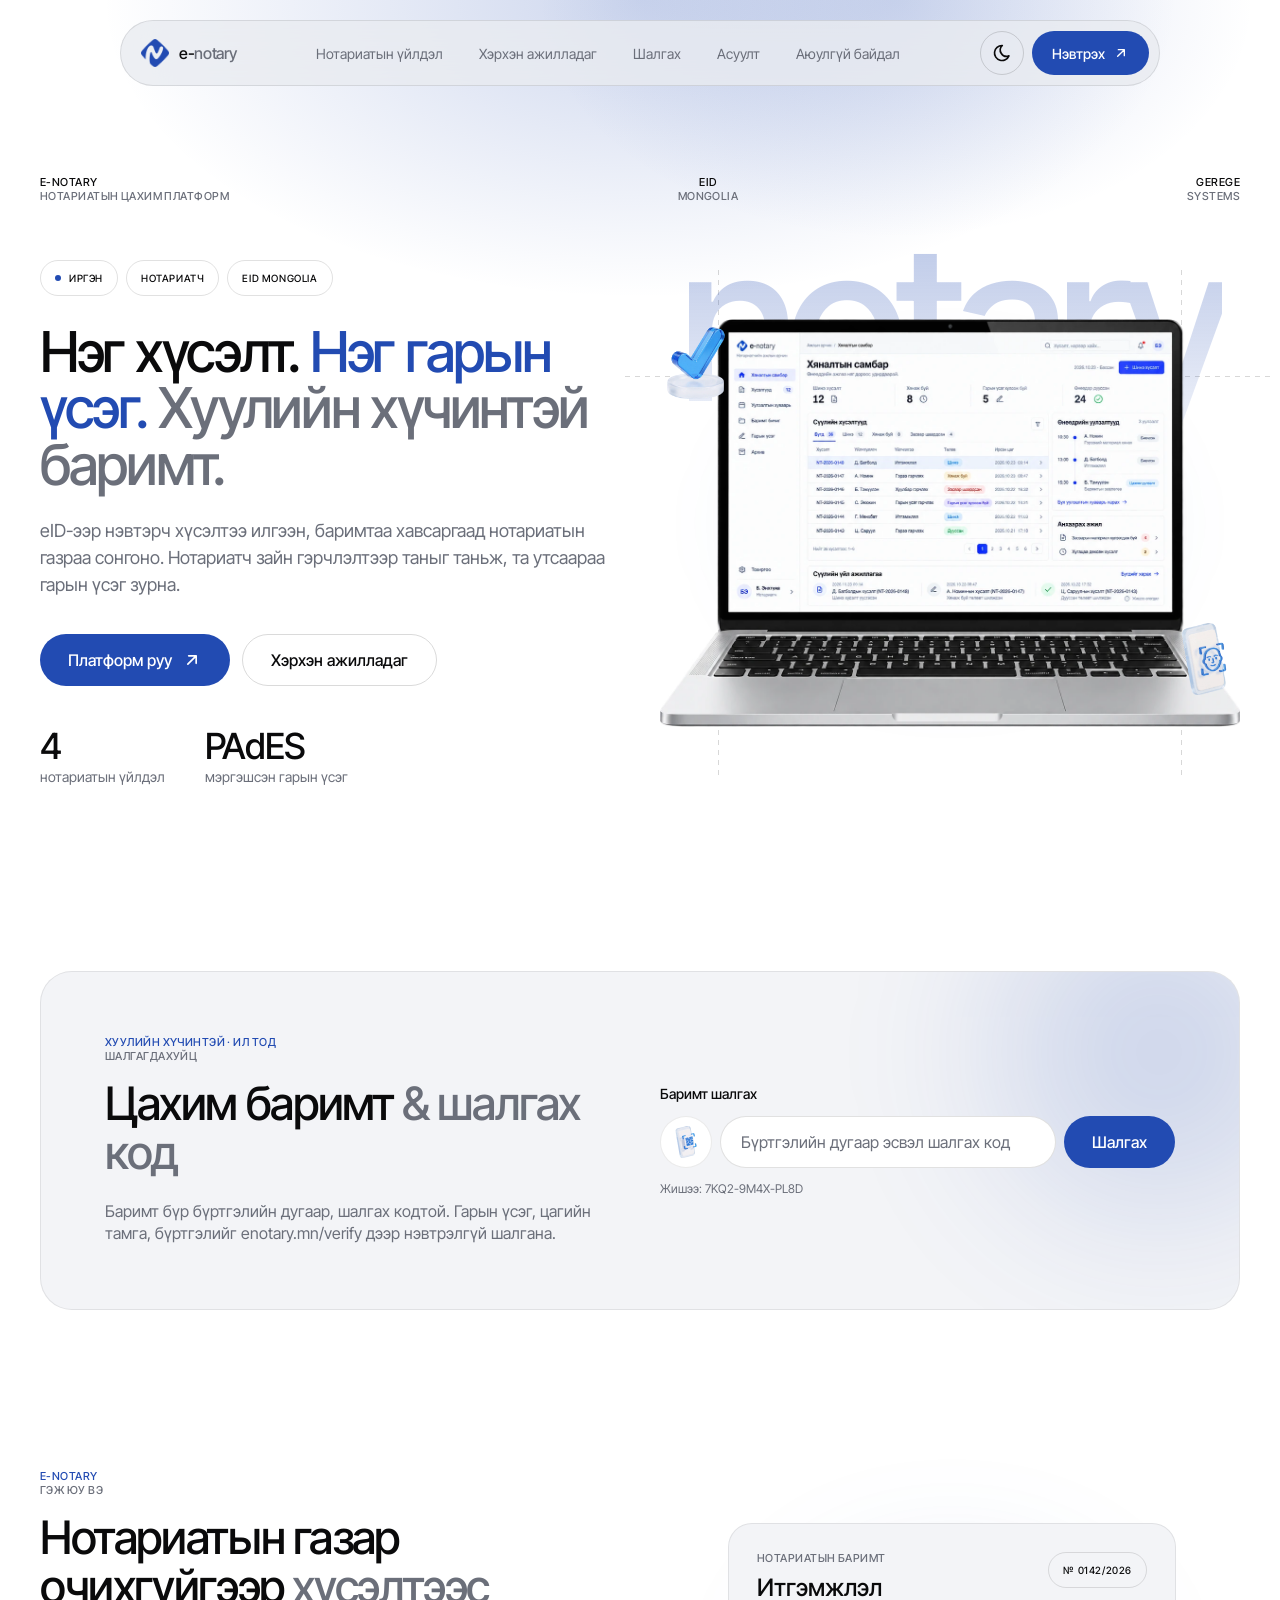
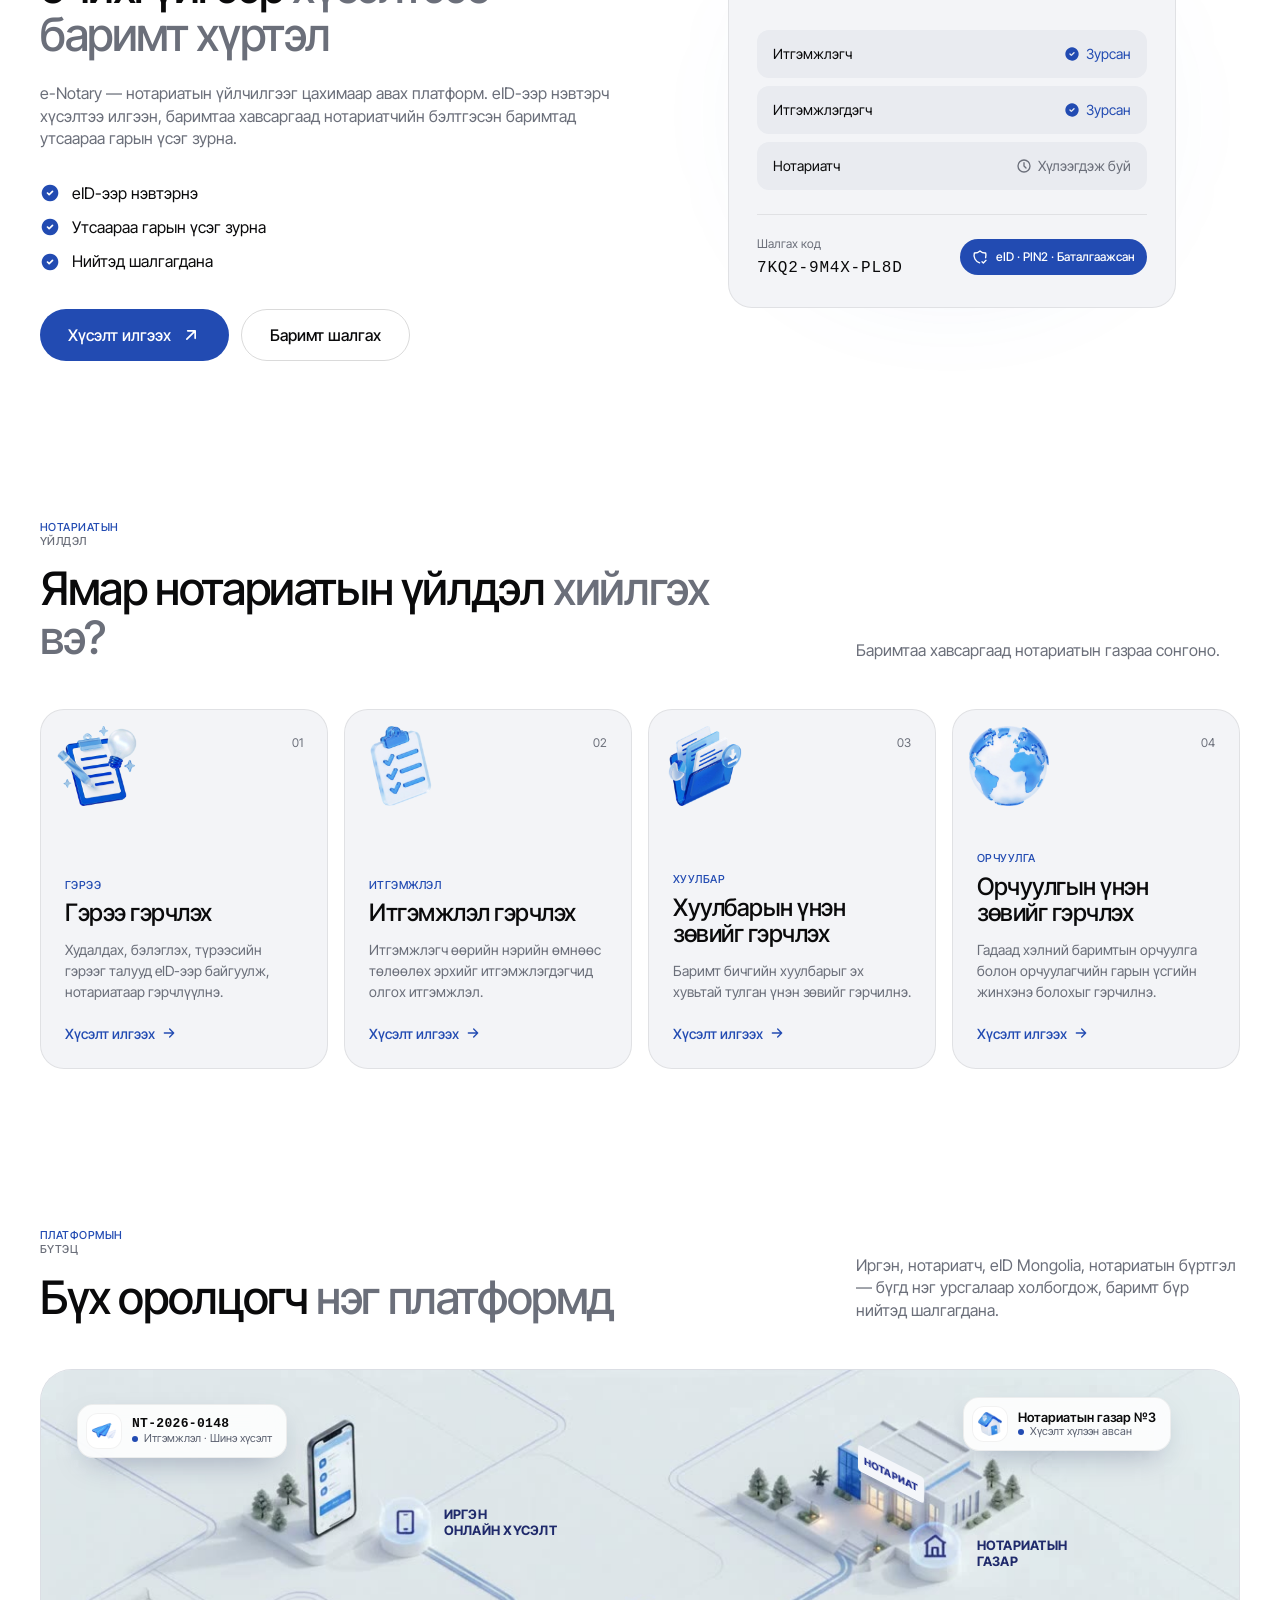
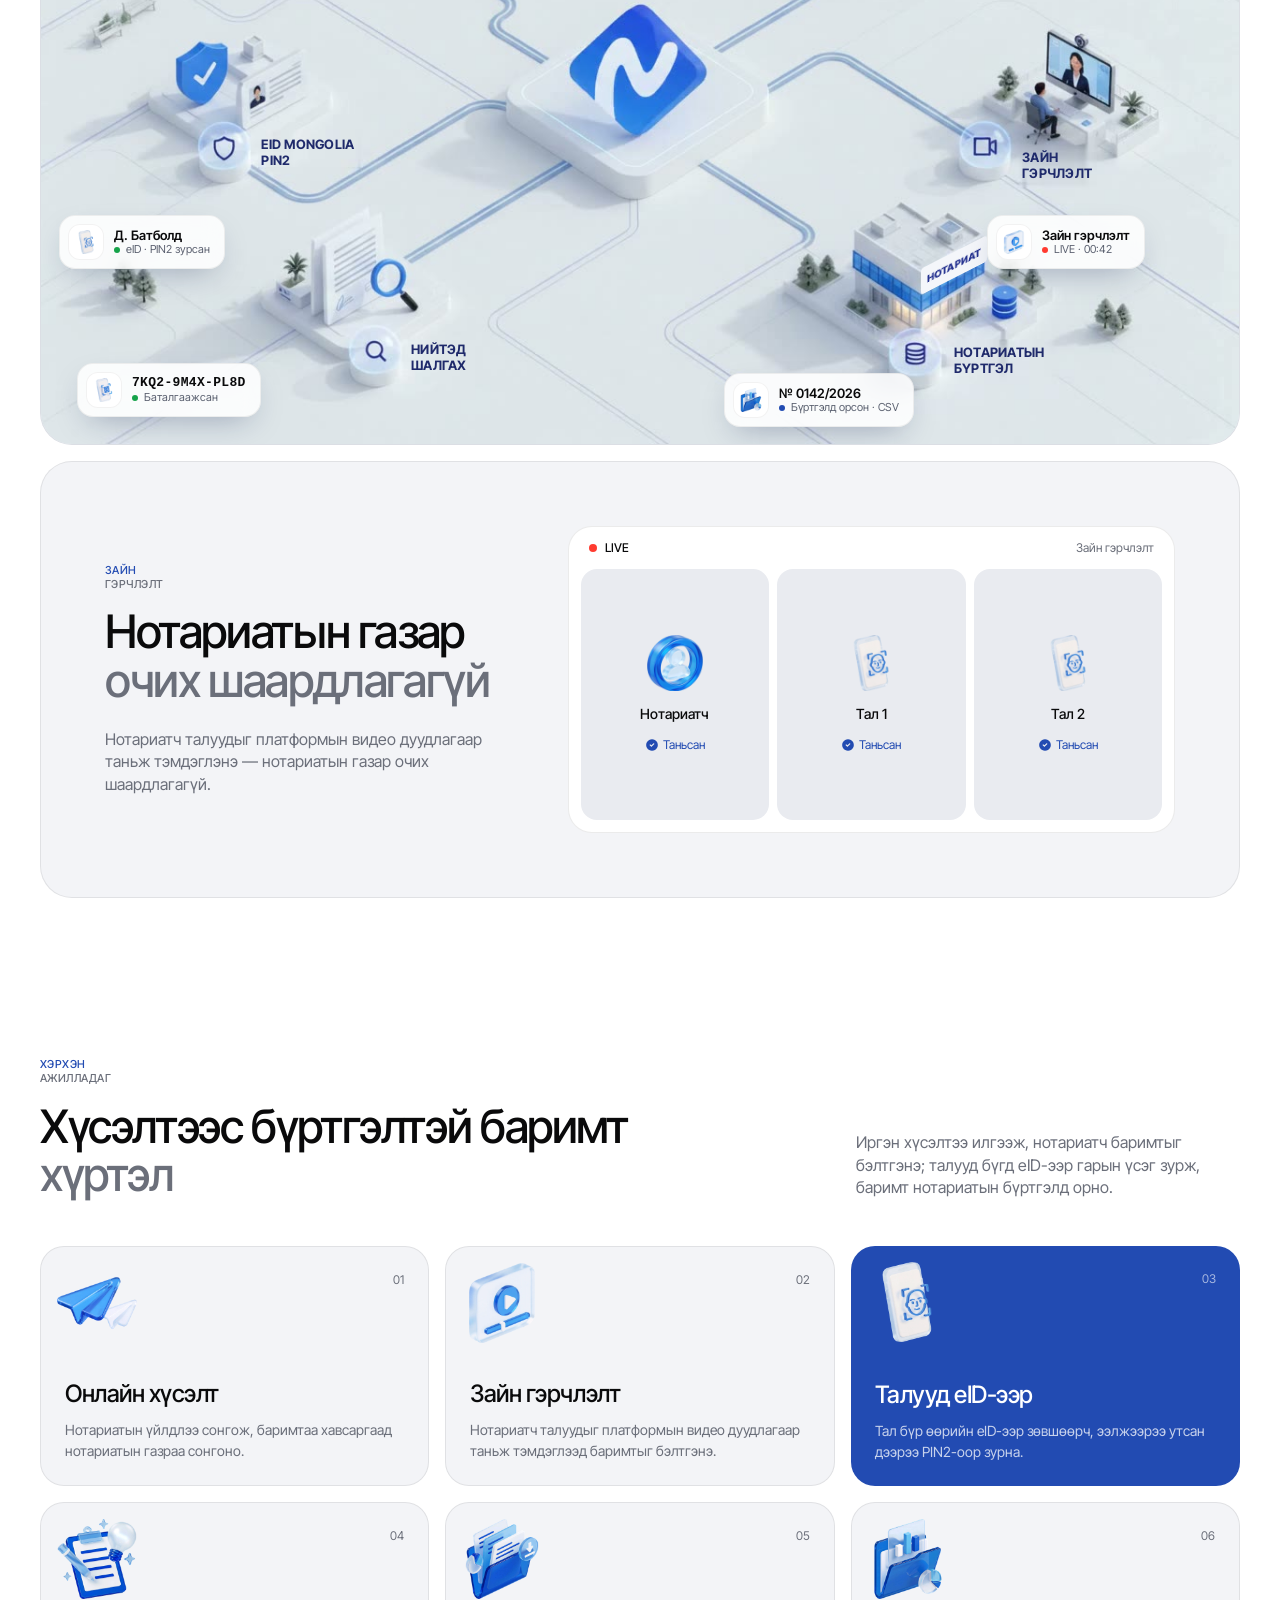
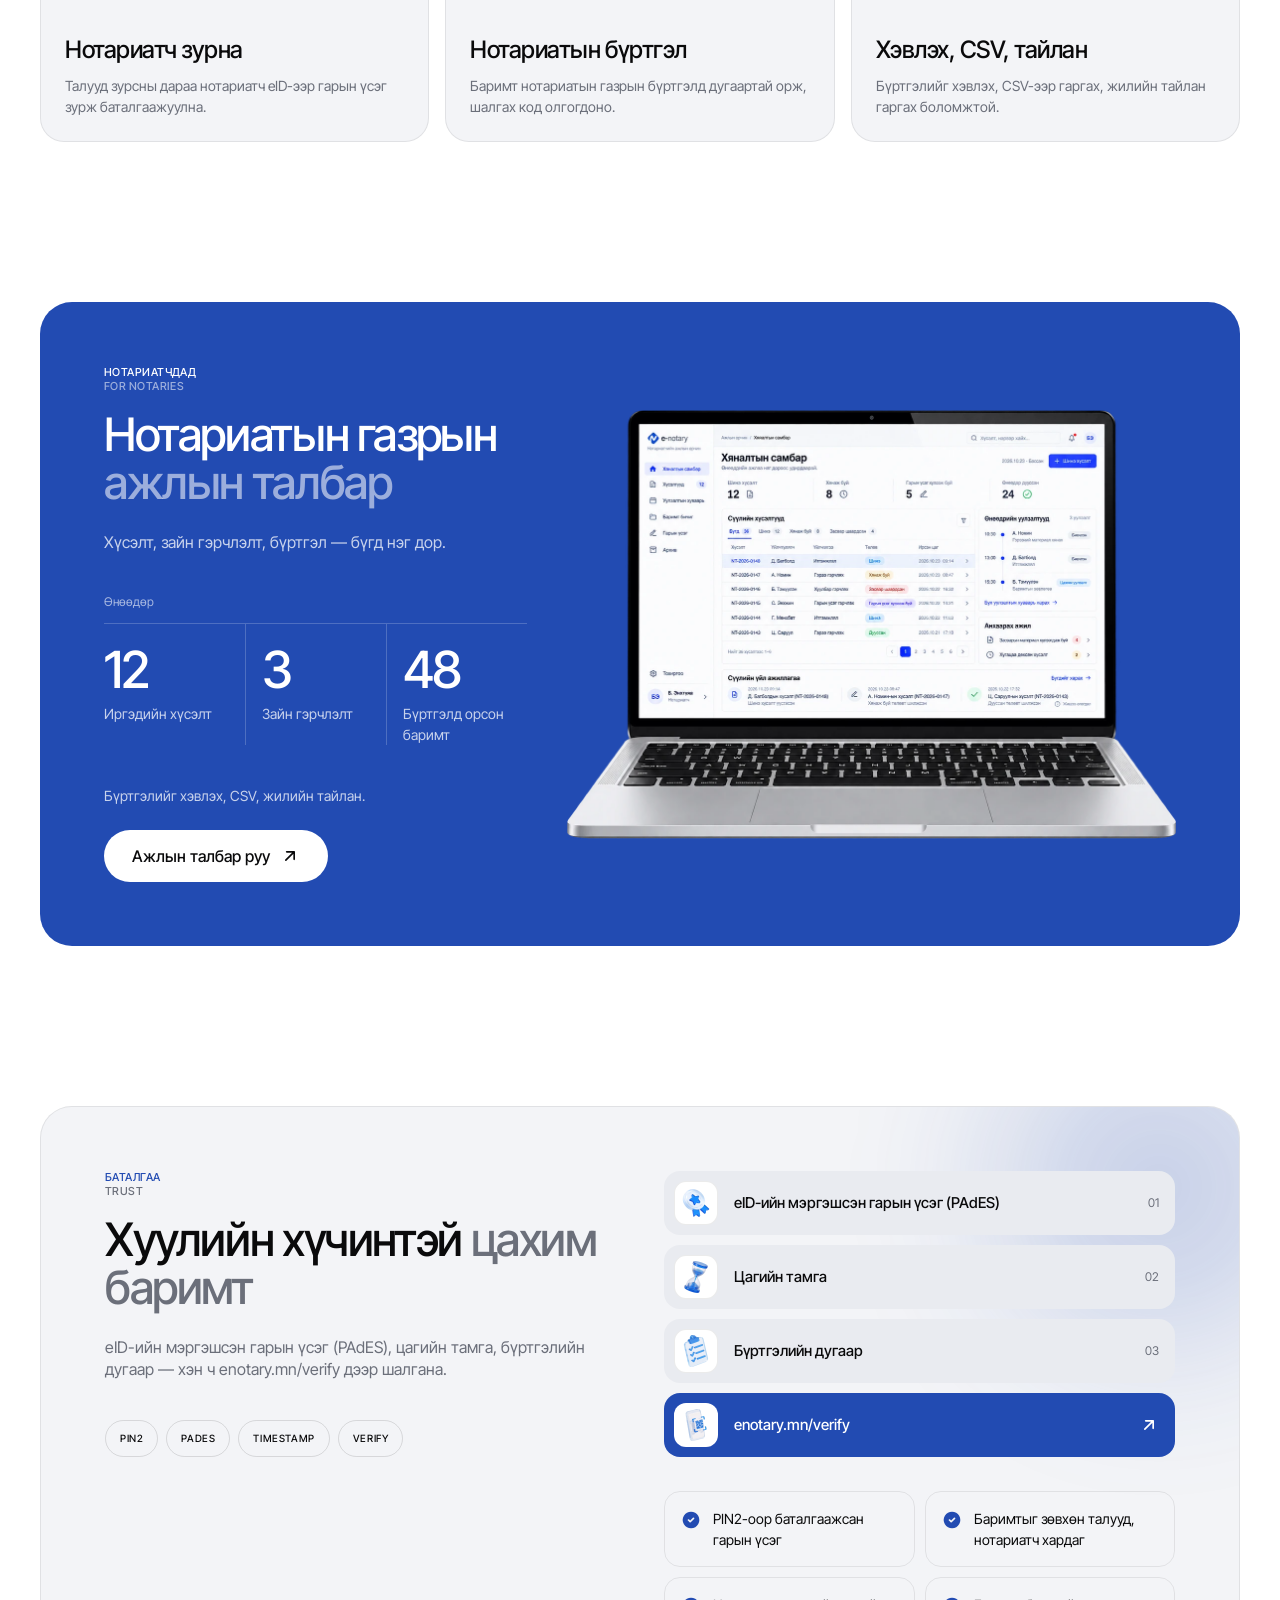
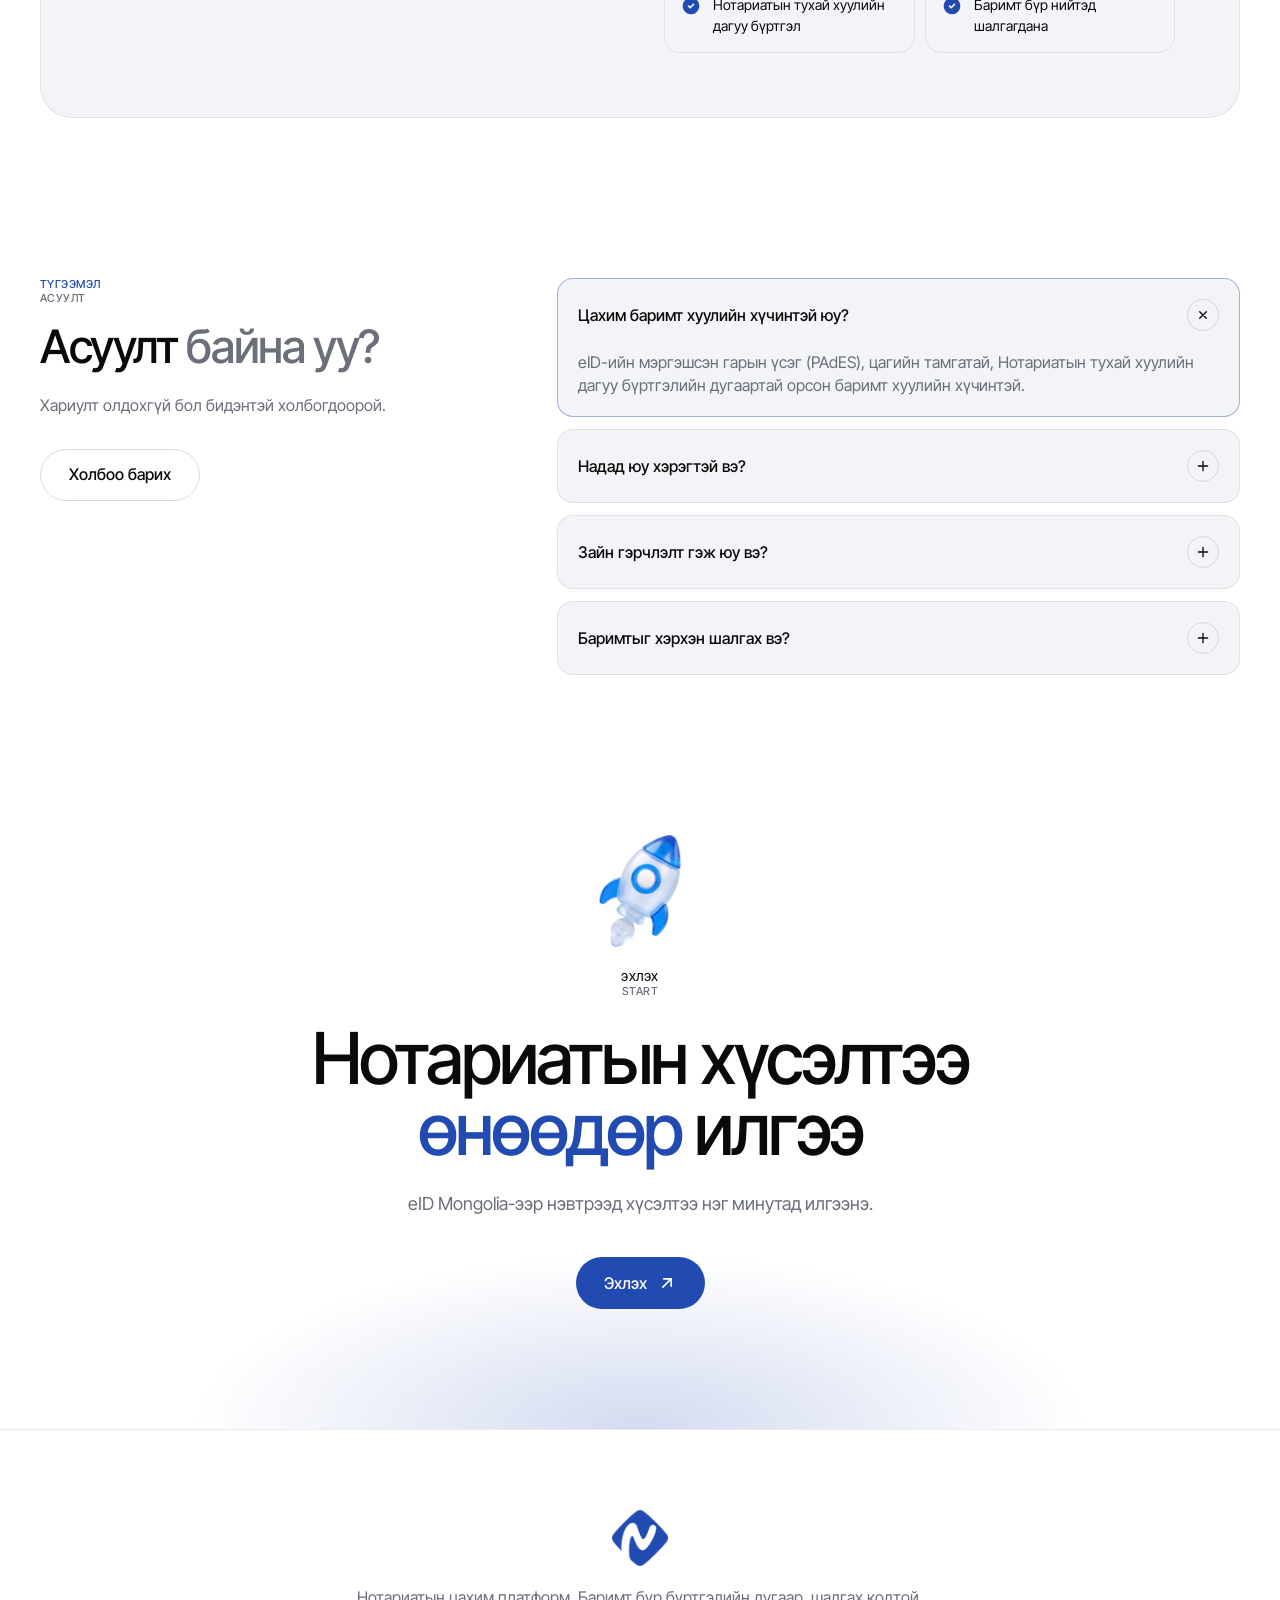
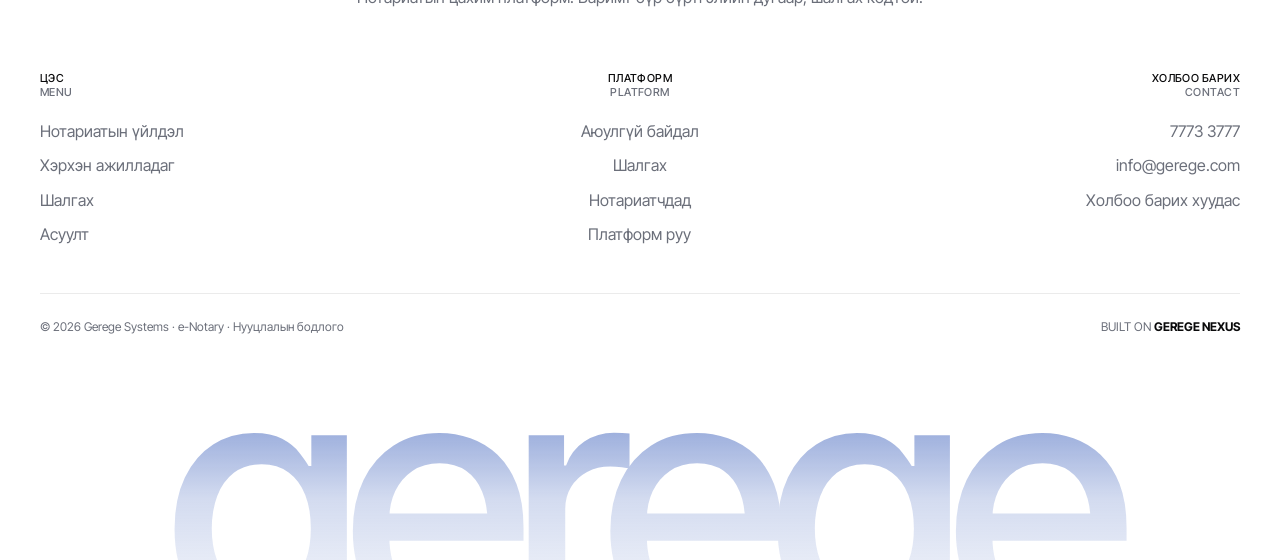
<file: index.html>
<!DOCTYPE html>
<html lang="mn" data-site="notary">

<head>
    <title>Нүүр | e-Notary — Нотариатын цахим платформ. Баримт бүр бүртгэлийн дугаар, шалгах кодтой</title>

<!-- Meta Tags -->
<meta charset="utf-8">
<meta name="viewport" content="width=device-width, initial-scale=1">
<meta name="title" content="e-Notary — Нотариатын цахим платформ. Баримт бүр бүртгэлийн дугаар, шалгах кодтой">
<meta name="description" content="e-Notary — нотариатын үйлчилгээг цахимаар авах платформ. eID-ээр нэвтэрч хүсэлтээ илгээн, баримтаа хавсаргаад нотариатчийн бэлтгэсэн баримтад утсаараа гарын үсэг зурна.">
<meta name="keywords" content="цахим нотариат, e-Notary, нотариатын үйлчилгээ, eID Mongolia, PAdES, итгэмжлэл, гэрчлэлт">
<meta name="author" content="Gerege Systems">
<meta name="robots" content="index, follow">

<!-- Favicon -->
<link rel="shortcut icon" href="/images/notary-logo.png">

    <!-- Theme: saved choice, else system preference (runs before paint) -->
<script>
    (function () {
        var t;
        try { t = localStorage.getItem('theme'); } catch (e) {}
        if (t !== 'light' && t !== 'dark') {
            t = window.matchMedia('(prefers-color-scheme: dark)').matches ? 'dark' : 'light';
        }
        document.documentElement.setAttribute('data-theme', t);
    })();
</script>

<!-- Google Font Link (https://fonts.google.com/) -->
<link rel="preconnect" href="https://fonts.googleapis.com">
<link rel="preconnect" href="https://fonts.gstatic.com" crossorigin>
<link href="https://fonts.googleapis.com/css2?family=Inter+Tight:wght@300;400;500;700&display=swap" rel="stylesheet">

  <script type="module" crossorigin src="/assets/app-CuW0TYa5.js"></script>
  <link rel="stylesheet" crossorigin href="/assets/app-B3whq7SZ.css">
</head>

<body>

    <!-- Navbar -->
<header class="fixed top-0 inset-x-0 z-140 md:pt-5 pt-3 px-4">
    <div class="max-w-260 mx-auto">
        <div class="flex items-center justify-between gap-4 py-2.5 ps-5 pe-2.5 rounded-full border border-fg/10 bg-surface-2/80 backdrop-blur-xl">
            <a href="/" class="flex items-center gap-2.5 shrink-0">
                    <span role="img" aria-label="e-Notary" class="logo-tint h-7" style="--logo: url('/images/notary-logo.png')"></span>
                <span class="text-base font-medium tracking-[-0.02em] text-fg">e-<span class="text-muted">notary</span></span>
            </a>

            <nav id="navbar" class="hidden lg:flex items-center gap-1">
                                    <a href="/#services" class="py-2 px-4 rounded-full text-sm text-muted transition-colors hover:text-fg">Нотариатын үйлдэл</a>
                                    <a href="/#how" class="py-2 px-4 rounded-full text-sm text-muted transition-colors hover:text-fg">Хэрхэн ажилладаг</a>
                                    <a href="/#verify" class="py-2 px-4 rounded-full text-sm text-muted transition-colors hover:text-fg">Шалгах</a>
                                    <a href="/#faq" class="py-2 px-4 rounded-full text-sm text-muted transition-colors hover:text-fg">Асуулт</a>
                                    <a href="/trust" class="py-2 px-4 rounded-full text-sm text-muted transition-colors hover:text-fg">Аюулгүй байдал</a>
                            </nav>

            <div class="flex items-center gap-2">
                <button type="button" data-theme-toggle aria-label="Light / dark горим солих" class="inline-flex size-11 items-center justify-center rounded-full border border-fg/15 text-fg transition-colors hover:bg-fg/5">
                    <i class="iconify tabler--moon size-5 theme-icon-dark"></i>
                    <i class="iconify tabler--sun size-5 theme-icon-light"></i>
                </button>

                <a href="https://enotary.mn/apps" class="md:inline-flex hidden items-center gap-2 h-11 px-5 rounded-full bg-accent text-on-accent text-sm font-medium">
                    Нэвтрэх <i class="iconify tabler--arrow-up-right size-4"></i>
                </a>

                <button type="button" aria-haspopup="dialog" aria-expanded="false" aria-controls="mobile-menu" data-hs-overlay="#mobile-menu" class="lg:hidden inline-flex size-11 items-center justify-center rounded-full border border-fg/15 text-fg">
                    <i class="iconify tabler--menu-2 size-5"></i>
                </button>
            </div>
        </div>
    </div>

    <div id="mobile-menu" class="hs-overlay hs-overlay-open:translate-y-0 hs-overlay-open:opacity-100 opacity-0 hs-overlay-open:top-auto [--body-scroll:true] fixed inset-x-0 top-0 z-140 -translate-y-full transform transition-all duration-300 lg:hidden px-4" role="dialog" tabindex="-1" aria-labelledby="mobile-menu-label">
        <div class="max-w-260 mx-auto mt-2 p-2 rounded-3xl border border-fg/10 bg-surface-2">
            <div class="flex flex-col">
                                    <a href="/#services" class="py-3.5 px-4 rounded-2xl text-fg hover:bg-fg/5">Нотариатын үйлдэл</a>
                                    <a href="/#how" class="py-3.5 px-4 rounded-2xl text-fg hover:bg-fg/5">Хэрхэн ажилладаг</a>
                                    <a href="/#verify" class="py-3.5 px-4 rounded-2xl text-fg hover:bg-fg/5">Шалгах</a>
                                    <a href="/#faq" class="py-3.5 px-4 rounded-2xl text-fg hover:bg-fg/5">Асуулт</a>
                                    <a href="/trust" class="py-3.5 px-4 rounded-2xl text-fg hover:bg-fg/5">Аюулгүй байдал</a>
                                <a href="https://enotary.mn/apps" class="mt-2 h-13 inline-flex items-center justify-center rounded-2xl bg-accent text-on-accent font-medium">Нэвтрэх</a>
            </div>
        </div>
    </div>
</header>

    <!-- Hero Section -->
    <section id="top" class="relative overflow-hidden lg:pt-44 pt-32 lg:pb-16 pb-8">
        <div class="absolute inset-0 glow-top -z-1"></div>

        <div class="container relative">
            <!-- Corner meta labels -->
            <div class="hidden md:flex justify-between mb-14 text-fg">
                <div class="label">E-Notary<span>нотариатын цахим платформ</span></div>
                <div class="label text-center">eID<span>Mongolia</span></div>
                <div class="label text-end">Gerege<span>Systems</span></div>
            </div>

            <div class="grid lg:grid-cols-12 items-center gap-10">
                <div class="lg:col-span-6" data-aos="fade-up">
                    <div class="flex flex-wrap gap-2 mb-7">
                        <span class="pill"><span class="size-1.5 rounded-full bg-accent"></span> Иргэн</span>
                        <span class="pill">Нотариатч</span>
                        <span class="pill">eID Mongolia</span>
                    </div>

                    <h1 class="display text-[clamp(40px,4.4vw,64px)] mb-6">Нэг хүсэлт. <span class="text-accent">Нэг гарын үсэг.</span> <span class="text-muted">Хуулийн хүчинтэй баримт.</span></h1>

                    <p class="text-muted md:text-lg max-w-xl mb-9">eID-ээр нэвтэрч хүсэлтээ илгээн, баримтаа хавсаргаад нотариатын газраа сонгоно. Нотариатч зайн гэрчлэлтээр таныг таньж, та утсаараа гарын үсэг зурна.</p>

                    <div class="flex flex-wrap items-center gap-3 mb-10">
                        <a href="https://enotary.mn/apps" class="btn-accent">Платформ руу <i class="iconify tabler--arrow-up-right size-5"></i></a>
                        <a href="#how" class="btn-ghost">Хэрхэн ажилладаг</a>
                    </div>

                    <div class="flex gap-10">
                        <div>
                            <div class="text-4xl font-medium tracking-[-0.03em]">4</div>
                            <div class="text-sm text-muted">нотариатын үйлдэл</div>
                        </div>
                        <div>
                            <div class="text-4xl font-medium tracking-[-0.03em]">PAdES</div>
                            <div class="text-sm text-muted">мэргэшсэн гарын үсэг</div>
                        </div>
                    </div>
                </div>

                <div class="lg:col-span-6 relative flex justify-center" data-aos="fade-up" data-aos-delay="150">
                    <!-- construction lines -->
                    <div class="absolute inset-y-[-12%] start-[10%] w-px dashed-v"></div>
                    <div class="absolute inset-y-[-12%] end-[10%] w-px dashed-v"></div>
                    <div class="absolute inset-x-[-6%] top-[14%] h-px dashed-h"></div>
                    <div class="absolute inset-[12%] rounded-full glow-accent blur-2xl"></div>

                    <!-- wordmark behind the laptop, in the logo color -->
                    <div class="absolute inset-x-[-20%] top-0 -translate-y-[48%] text-center pointer-events-none" aria-hidden="true">
                        <span class="wordmark text-[clamp(110px,17vw,270px)] bg-linear-to-b from-accent-2/35 to-accent-2/5 bg-clip-text text-transparent">notary</span>
                    </div>

                    <img src="/images/home/notary-laptop.webp" alt="e-Notary — нотариатчийн хяналтын самбар" class="relative w-full max-w-150 h-auto">

                    <!-- floating glass icons -->
                    <img src="/images/icons3d-white/checkmark.webp" alt="" aria-hidden="true" class="absolute start-0 top-[2%] md:size-18 size-12 float [animation-delay:-2s]">
                    <img src="/images/icons3d-white/phone-face-id.webp" alt="" aria-hidden="true" class="absolute end-0 bottom-[8%] md:size-18 size-12 float [animation-delay:-4s]">
                </div>
            </div>
        </div>
    </section>

    <!-- Verify -->
    <section id="verify" class="lg:pt-30 pt-20 scroll-mt-24">
        <div class="container">
            <div class="relative overflow-hidden rounded-[32px] bg-surface border border-fg/8 lg:p-16 md:p-10 p-7">
                <div class="absolute -top-40 -end-40 size-120 rounded-full glow-accent blur-3xl opacity-50 pointer-events-none"></div>

                <div class="relative grid lg:grid-cols-12 gap-10 items-center">
                    <div class="lg:col-span-6">
                        <div class="label text-accent mb-4">Хуулийн хүчинтэй · ил тод<span>шалгагдахуйц</span></div>
                        <h2 class="h2 mb-6">Цахим баримт <span class="text-muted">&amp; шалгах код</span></h2>
                        <p class="text-muted max-w-lg">Баримт бүр бүртгэлийн дугаар, шалгах кодтой. Гарын үсэг, цагийн тамга, бүртгэлийг enotary.mn/verify дээр нэвтрэлгүй шалгана.</p>
                    </div>

                    <div class="lg:col-span-6">
                        <form id="verify-form" class="flex flex-col gap-3" action="https://enotary.mn/verify" method="get" target="_blank">
                            <label for="verify-code" class="text-sm font-medium">Баримт шалгах</label>
                            <div class="flex gap-2">
                                <span class="size-13 shrink-0 inline-flex items-center justify-center rounded-full bg-bg border border-fg/8">
                                    <img src="/images/icons3d-white/phone-qr.webp" alt="" class="size-8 object-contain" loading="lazy">
                                </span>
                                <input id="verify-code" name="code" type="text" autocomplete="off" spellcheck="false" required placeholder="Бүртгэлийн дугаар эсвэл шалгах код" class="flex-1 min-w-0 h-13 px-5 rounded-full bg-bg border border-fg/12 text-fg placeholder:text-muted focus:border-accent">
                                <button type="submit" class="btn-accent shrink-0">Шалгах</button>
                            </div>
                            <p class="text-xs text-muted">Жишээ: 7KQ2-9M4X-PL8D</p>
                        </form>
                    </div>
                </div>
            </div>
        </div>
    </section>

    <!-- What is e-Notary -->
    <section id="about" class="lg:pt-40 pt-24 scroll-mt-24">
        <div class="container">
            <div class="grid lg:grid-cols-12 gap-12 items-center">
                <div class="lg:col-span-6" data-aos="fade-up">
                    <div class="label text-accent mb-4">e-Notary<span>гэж юу вэ</span></div>
                    <h2 class="h2 mb-6">Нотариатын газар очихгүйгээр <span class="text-muted">хүсэлтээс баримт хүртэл</span></h2>
                    <p class="text-muted mb-8">e-Notary — нотариатын үйлчилгээг цахимаар авах платформ. eID-ээр нэвтэрч хүсэлтээ илгээн, баримтаа хавсаргаад нотариатчийн бэлтгэсэн баримтад утсаараа гарын үсэг зурна.</p>

                    <div class="space-y-3 mb-9 *:flex *:items-center *:gap-3">
                        <div><i class="iconify tabler--circle-check-filled size-5 text-accent"></i> eID-ээр нэвтэрнэ</div>
                        <div><i class="iconify tabler--circle-check-filled size-5 text-accent"></i> Утсаараа гарын үсэг зурна</div>
                        <div><i class="iconify tabler--circle-check-filled size-5 text-accent"></i> Нийтэд шалгагдана</div>
                    </div>

                    <div class="flex flex-wrap gap-3">
                        <a href="https://enotary.mn/apps" class="btn-accent">Хүсэлт илгээх <i class="iconify tabler--arrow-up-right size-5"></i></a>
                        <a href="#verify" class="btn-ghost">Баримт шалгах</a>
                    </div>
                </div>

                <!-- Sample notarial document -->
                <div class="lg:col-span-6" data-aos="fade-up" data-aos-delay="120">
                    <div class="relative max-w-md mx-auto">
                        <div class="absolute inset-[10%] rounded-full glow-accent blur-3xl"></div>
                        <div class="relative rounded-3xl bg-surface border border-fg/8 p-7">
                            <div class="flex items-start justify-between mb-6">
                                <div>
                                    <div class="label text-muted mb-1">Нотариатын баримт</div>
                                    <div class="text-2xl font-medium">Итгэмжлэл</div>
                                </div>
                                <span class="pill">№ 0142/2026</span>
                            </div>

                            <div class="flex flex-col gap-2 mb-6">
                                <div class="flex items-center justify-between h-12 px-4 rounded-xl bg-surface-2">
                                    <span class="text-sm">Итгэмжлэгч</span>
                                    <span class="inline-flex items-center gap-1.5 text-sm text-accent"><i class="iconify tabler--circle-check-filled size-4"></i> Зурсан</span>
                                </div>
                                <div class="flex items-center justify-between h-12 px-4 rounded-xl bg-surface-2">
                                    <span class="text-sm">Итгэмжлэгдэгч</span>
                                    <span class="inline-flex items-center gap-1.5 text-sm text-accent"><i class="iconify tabler--circle-check-filled size-4"></i> Зурсан</span>
                                </div>
                                <div class="flex items-center justify-between h-12 px-4 rounded-xl bg-surface-2">
                                    <span class="text-sm">Нотариатч</span>
                                    <span class="inline-flex items-center gap-1.5 text-sm text-muted"><i class="iconify tabler--clock size-4"></i> Хүлээгдэж буй</span>
                                </div>
                            </div>

                            <div class="flex items-center justify-between pt-5 border-t border-fg/8">
                                <div>
                                    <div class="text-xs text-muted mb-1">Шалгах код</div>
                                    <div class="font-mono font-medium tracking-wider">7KQ2-9M4X-PL8D</div>
                                </div>
                                <span class="inline-flex items-center gap-2 h-9 px-3 rounded-full bg-accent text-on-accent text-xs font-medium"><i class="iconify tabler--shield-check size-4"></i> eID · PIN2 · Баталгаажсан</span>
                            </div>
                        </div>
                    </div>
                </div>
            </div>
        </div>
    </section>

    <!-- Notarial acts -->
    <section id="services" class="lg:pt-40 pt-24 scroll-mt-24">
        <div class="container">
            <div class="grid lg:grid-cols-12 gap-6 mb-12">
                <div class="lg:col-span-7">
                    <div class="label text-accent mb-4">Нотариатын<span>үйлдэл</span></div>
                    <h2 class="h2">Ямар нотариатын үйлдэл <span class="text-muted">хийлгэх вэ?</span></h2>
                </div>
                <p class="lg:col-span-4 lg:col-start-9 self-end text-muted">Баримтаа хавсаргаад нотариатын газраа сонгоно.</p>
            </div>

                        <div class="grid lg:grid-cols-4 md:grid-cols-2 gap-4">
                                    <a href="https://enotary.mn/apps" class="group rounded-3xl bg-surface border border-fg/8 p-6 md:min-h-90 min-h-60 flex flex-col justify-between transition-colors hover:border-accent/50" data-aos="fade-up" data-aos-delay="0">
                        <div class="flex items-start justify-between">
                            <img src="/images/icons3d-white/task-clipboard.webp" alt="" class="size-20 -ms-2 -mt-2 transition-transform duration-500 group-hover:-translate-y-1 group-hover:rotate-[-4deg]" loading="lazy">
                            <span class="text-xs text-muted">01</span>
                        </div>
                        <div>
                            <div class="label text-accent mb-2">ГЭРЭЭ</div>
                            <h3 class="text-2xl mb-3">Гэрээ гэрчлэх</h3>
                            <p class="text-sm text-muted mb-5">Худалдах, бэлэглэх, түрээсийн гэрээг талууд eID-ээр байгуулж, нотариатаар гэрчлүүлнэ.</p>
                            <span class="inline-flex items-center gap-1.5 text-sm font-medium text-accent">Хүсэлт илгээх <i class="iconify tabler--arrow-right size-4 transition-transform group-hover:translate-x-1"></i></span>
                        </div>
                    </a>
                                    <a href="https://enotary.mn/apps" class="group rounded-3xl bg-surface border border-fg/8 p-6 md:min-h-90 min-h-60 flex flex-col justify-between transition-colors hover:border-accent/50" data-aos="fade-up" data-aos-delay="80">
                        <div class="flex items-start justify-between">
                            <img src="/images/icons3d-white/checklist.webp" alt="" class="size-20 -ms-2 -mt-2 transition-transform duration-500 group-hover:-translate-y-1 group-hover:rotate-[-4deg]" loading="lazy">
                            <span class="text-xs text-muted">02</span>
                        </div>
                        <div>
                            <div class="label text-accent mb-2">ИТГЭМЖЛЭЛ</div>
                            <h3 class="text-2xl mb-3">Итгэмжлэл гэрчлэх</h3>
                            <p class="text-sm text-muted mb-5">Итгэмжлэгч өөрийн нэрийн өмнөөс төлөөлөх эрхийг итгэмжлэгдэгчид олгох итгэмжлэл.</p>
                            <span class="inline-flex items-center gap-1.5 text-sm font-medium text-accent">Хүсэлт илгээх <i class="iconify tabler--arrow-right size-4 transition-transform group-hover:translate-x-1"></i></span>
                        </div>
                    </a>
                                    <a href="https://enotary.mn/apps" class="group rounded-3xl bg-surface border border-fg/8 p-6 md:min-h-90 min-h-60 flex flex-col justify-between transition-colors hover:border-accent/50" data-aos="fade-up" data-aos-delay="160">
                        <div class="flex items-start justify-between">
                            <img src="/images/icons3d-white/folder-files.webp" alt="" class="size-20 -ms-2 -mt-2 transition-transform duration-500 group-hover:-translate-y-1 group-hover:rotate-[-4deg]" loading="lazy">
                            <span class="text-xs text-muted">03</span>
                        </div>
                        <div>
                            <div class="label text-accent mb-2">ХУУЛБАР</div>
                            <h3 class="text-2xl mb-3">Хуулбарын үнэн зөвийг гэрчлэх</h3>
                            <p class="text-sm text-muted mb-5">Баримт бичгийн хуулбарыг эх хувьтай тулган үнэн зөвийг гэрчилнэ.</p>
                            <span class="inline-flex items-center gap-1.5 text-sm font-medium text-accent">Хүсэлт илгээх <i class="iconify tabler--arrow-right size-4 transition-transform group-hover:translate-x-1"></i></span>
                        </div>
                    </a>
                                    <a href="https://enotary.mn/apps" class="group rounded-3xl bg-surface border border-fg/8 p-6 md:min-h-90 min-h-60 flex flex-col justify-between transition-colors hover:border-accent/50" data-aos="fade-up" data-aos-delay="240">
                        <div class="flex items-start justify-between">
                            <img src="/images/icons3d-white/globe.webp" alt="" class="size-20 -ms-2 -mt-2 transition-transform duration-500 group-hover:-translate-y-1 group-hover:rotate-[-4deg]" loading="lazy">
                            <span class="text-xs text-muted">04</span>
                        </div>
                        <div>
                            <div class="label text-accent mb-2">ОРЧУУЛГА</div>
                            <h3 class="text-2xl mb-3">Орчуулгын үнэн зөвийг гэрчлэх</h3>
                            <p class="text-sm text-muted mb-5">Гадаад хэлний баримтын орчуулга болон орчуулагчийн гарын үсгийн жинхэнэ болохыг гэрчилнэ.</p>
                            <span class="inline-flex items-center gap-1.5 text-sm font-medium text-accent">Хүсэлт илгээх <i class="iconify tabler--arrow-right size-4 transition-transform group-hover:translate-x-1"></i></span>
                        </div>
                    </a>
                            </div>
        </div>
    </section>

    <!-- Platform structure + remote witnessing -->
    <section class="lg:pt-40 pt-24">
        <div class="container">
            <div class="grid lg:grid-cols-12 gap-6 mb-12">
                <div class="lg:col-span-7">
                    <div class="label text-accent mb-4">Платформын<span>бүтэц</span></div>
                    <h2 class="h2">Бүх оролцогч <span class="text-muted">нэг платформд</span></h2>
                </div>
                <p class="lg:col-span-4 lg:col-start-9 self-end text-muted">Иргэн, нотариатч, eID Mongolia, нотариатын бүртгэл — бүгд нэг урсгалаар холбогдож, баримт бүр нийтэд шалгагдана.</p>
            </div>

                        <div class="relative rounded-[32px] overflow-hidden border border-fg/8 bg-[#eef1f7] mb-4 [container-type:inline-size]" data-aos="fade-up">
                <video class="block w-full h-auto aspect-video object-cover" src="/videos/notary.mp4" poster="/videos/notary-poster.jpg" autoplay muted loop playsinline preload="metadata" aria-label="e-Notary платформын бүтэц: иргэн, нотариатын газар, eID Mongolia, зайн гэрчлэлт, бүртгэл, нийтэд шалгах"></video>

                                    <div class="video-label absolute" style="left: 33.6%; top: 20.2%">Иргэн<br>Онлайн хүсэлт</div>
                                    <div class="video-label absolute" style="left: 78.1%; top: 24.8%">Нотариатын<br>газар</div>
                                    <div class="video-label absolute" style="left: 18.4%; top: 54.3%">eID Mongolia<br>PIN2</div>
                                    <div class="video-label absolute" style="left: 81.9%; top: 56.2%">Зайн<br>гэрчлэлт</div>
                                    <div class="video-label absolute" style="left: 30.9%; top: 84.7%">Нийтэд<br>шалгах</div>
                                    <div class="video-label absolute" style="left: 76.2%; top: 85.2%">Нотариатын<br>бүртгэл</div>
                
                                    <div class="video-sign absolute" style="left: 70.94%; top: 15.4%; transform: translate(-50%, -50%) skewY(27deg)" aria-hidden="true">НОТАРИАТ</div>
                                    <div class="video-sign absolute" style="left: 76.25%; top: 73.5%; transform: translate(-50%, -50%) skewY(-27deg)" aria-hidden="true">НОТАРИАТ</div>
                
                                    <div class="live-card hidden lg:flex absolute items-center gap-2.5 py-2 ps-2 pe-3.5 rounded-2xl" style="left: 3%; top: 5%; animation-delay: 0s">
                        <span class="size-9 shrink-0 inline-flex items-center justify-center rounded-xl bg-white border border-black/5">
                            <img src="/images/icons3d-white/paper-plane.webp" alt="" class="size-6 object-contain" loading="lazy">
                        </span>
                        <span class="leading-tight">
                            <span class="block text-[13px] font-semibold text-[#0a0a0b] whitespace-nowrap font-mono tracking-wide">NT-2026-0148</span>
                            <span class="flex items-center gap-1.5 text-[11px] text-[#5b6170] whitespace-nowrap">
                                <span class="live-dot live-dot--accent"></span>Итгэмжлэл · Шинэ хүсэлт                            </span>
                        </span>
                    </div>
                                    <div class="live-card hidden lg:flex absolute items-center gap-2.5 py-2 ps-2 pe-3.5 rounded-2xl" style="left: 77%; top: 4%; animation-delay: 0.35s">
                        <span class="size-9 shrink-0 inline-flex items-center justify-center rounded-xl bg-white border border-black/5">
                            <img src="/images/icons3d-white/home.webp" alt="" class="size-6 object-contain" loading="lazy">
                        </span>
                        <span class="leading-tight">
                            <span class="block text-[13px] font-semibold text-[#0a0a0b] whitespace-nowrap ">Нотариатын газар №3</span>
                            <span class="flex items-center gap-1.5 text-[11px] text-[#5b6170] whitespace-nowrap">
                                <span class="live-dot live-dot--accent"></span>Хүсэлт хүлээн авсан                            </span>
                        </span>
                    </div>
                                    <div class="live-card hidden lg:flex absolute items-center gap-2.5 py-2 ps-2 pe-3.5 rounded-2xl" style="left: 1.5%; top: 66%; animation-delay: 0.7s">
                        <span class="size-9 shrink-0 inline-flex items-center justify-center rounded-xl bg-white border border-black/5">
                            <img src="/images/icons3d-white/phone-face-id.webp" alt="" class="size-6 object-contain" loading="lazy">
                        </span>
                        <span class="leading-tight">
                            <span class="block text-[13px] font-semibold text-[#0a0a0b] whitespace-nowrap ">Д. Батболд</span>
                            <span class="flex items-center gap-1.5 text-[11px] text-[#5b6170] whitespace-nowrap">
                                <span class="live-dot live-dot--ok"></span>eID · PIN2 зурсан                            </span>
                        </span>
                    </div>
                                    <div class="live-card hidden lg:flex absolute items-center gap-2.5 py-2 ps-2 pe-3.5 rounded-2xl" style="left: 79%; top: 66%; animation-delay: 1.05s">
                        <span class="size-9 shrink-0 inline-flex items-center justify-center rounded-xl bg-white border border-black/5">
                            <img src="/images/icons3d-white/video-player.webp" alt="" class="size-6 object-contain" loading="lazy">
                        </span>
                        <span class="leading-tight">
                            <span class="block text-[13px] font-semibold text-[#0a0a0b] whitespace-nowrap ">Зайн гэрчлэлт</span>
                            <span class="flex items-center gap-1.5 text-[11px] text-[#5b6170] whitespace-nowrap">
                                <span class="live-dot live-dot--live"></span>LIVE · 00:42                            </span>
                        </span>
                    </div>
                                    <div class="live-card hidden lg:flex absolute items-center gap-2.5 py-2 ps-2 pe-3.5 rounded-2xl" style="left: 3%; top: 88%; animation-delay: 1.4s">
                        <span class="size-9 shrink-0 inline-flex items-center justify-center rounded-xl bg-white border border-black/5">
                            <img src="/images/icons3d-white/phone-qr.webp" alt="" class="size-6 object-contain" loading="lazy">
                        </span>
                        <span class="leading-tight">
                            <span class="block text-[13px] font-semibold text-[#0a0a0b] whitespace-nowrap font-mono tracking-wide">7KQ2-9M4X-PL8D</span>
                            <span class="flex items-center gap-1.5 text-[11px] text-[#5b6170] whitespace-nowrap">
                                <span class="live-dot live-dot--ok"></span>Баталгаажсан                            </span>
                        </span>
                    </div>
                                    <div class="live-card hidden lg:flex absolute items-center gap-2.5 py-2 ps-2 pe-3.5 rounded-2xl" style="left: 57%; top: 89.5%; animation-delay: 1.75s">
                        <span class="size-9 shrink-0 inline-flex items-center justify-center rounded-xl bg-white border border-black/5">
                            <img src="/images/icons3d-white/folder-chart.webp" alt="" class="size-6 object-contain" loading="lazy">
                        </span>
                        <span class="leading-tight">
                            <span class="block text-[13px] font-semibold text-[#0a0a0b] whitespace-nowrap ">№ 0142/2026</span>
                            <span class="flex items-center gap-1.5 text-[11px] text-[#5b6170] whitespace-nowrap">
                                <span class="live-dot live-dot--accent"></span>Бүртгэлд орсон · CSV                            </span>
                        </span>
                    </div>
                            </div>

            <!-- Remote witnessing -->
            <div class="rounded-[32px] bg-surface border border-fg/8 lg:p-16 md:p-10 p-7">
                <div class="grid lg:grid-cols-12 gap-10 items-center">
                    <div class="lg:col-span-5">
                        <div class="label text-accent mb-4">Зайн<span>гэрчлэлт</span></div>
                        <h3 class="h2 mb-6">Нотариатын газар <span class="text-muted">очих шаардлагагүй</span></h3>
                        <p class="text-muted">Нотариатч талуудыг платформын видео дуудлагаар таньж тэмдэглэнэ — нотариатын газар очих шаардлагагүй.</p>
                    </div>

                    <!-- Video call mock -->
                    <div class="lg:col-span-7">
                        <div class="rounded-3xl bg-bg border border-fg/8 p-3">
                            <div class="flex items-center justify-between px-2 pb-3">
                                <span class="inline-flex items-center gap-2 text-xs font-medium"><span class="size-2 rounded-full bg-[#ff3b30] animate-pulse"></span> LIVE</span>
                                <span class="text-xs text-muted">Зайн гэрчлэлт</span>
                            </div>
                            <div class="grid grid-cols-3 gap-2">
                                                                    <div class="aspect-[3/4] rounded-2xl bg-surface-2 flex flex-col items-center justify-center gap-3 p-3">
                                        <img src="/images/icons3d-white/user-profile.webp" alt="" class="size-14 object-contain" loading="lazy">
                                        <div class="text-sm font-medium">Нотариатч</div>
                                        <span class="inline-flex items-center gap-1 text-xs text-accent"><i class="iconify tabler--circle-check-filled size-3.5"></i> Таньсан</span>
                                    </div>
                                                                    <div class="aspect-[3/4] rounded-2xl bg-surface-2 flex flex-col items-center justify-center gap-3 p-3">
                                        <img src="/images/icons3d-white/phone-face-id.webp" alt="" class="size-14 object-contain" loading="lazy">
                                        <div class="text-sm font-medium">Тал 1</div>
                                        <span class="inline-flex items-center gap-1 text-xs text-accent"><i class="iconify tabler--circle-check-filled size-3.5"></i> Таньсан</span>
                                    </div>
                                                                    <div class="aspect-[3/4] rounded-2xl bg-surface-2 flex flex-col items-center justify-center gap-3 p-3">
                                        <img src="/images/icons3d-white/phone-face-id.webp" alt="" class="size-14 object-contain" loading="lazy">
                                        <div class="text-sm font-medium">Тал 2</div>
                                        <span class="inline-flex items-center gap-1 text-xs text-accent"><i class="iconify tabler--circle-check-filled size-3.5"></i> Таньсан</span>
                                    </div>
                                                            </div>
                        </div>
                    </div>
                </div>
            </div>
        </div>
    </section>

    <!-- How It Works — six steps -->
    <section id="how" class="lg:py-40 py-24 scroll-mt-24">
        <div class="container">
            <div class="grid lg:grid-cols-12 gap-6 mb-12">
                <div class="lg:col-span-7">
                    <div class="label text-accent mb-4">Хэрхэн<span>ажилладаг</span></div>
                    <h2 class="h2">Хүсэлтээс бүртгэлтэй баримт <span class="text-muted">хүртэл</span></h2>
                </div>
                <p class="lg:col-span-4 lg:col-start-9 self-end text-muted">Иргэн хүсэлтээ илгээж, нотариатч баримтыг бэлтгэнэ; талууд бүгд eID-ээр гарын үсэг зурж, баримт нотариатын бүртгэлд орно.</p>
            </div>

                        <div class="grid lg:grid-cols-3 md:grid-cols-2 gap-4">
                                                        <div class="group rounded-3xl bg-surface border border-fg/8 p-6 min-h-60 flex flex-col justify-between" data-aos="fade-up" data-aos-delay="0">
                        <div class="flex items-start justify-between">
                            <img src="/images/icons3d-white/paper-plane.webp" alt="" class="size-20 -ms-2 -mt-2 transition-transform duration-500 group-hover:-translate-y-1 group-hover:rotate-[-4deg]" loading="lazy">
                            <span class="text-xs text-muted">01</span>
                        </div>
                        <div>
                            <h3 class="text-2xl mb-3">Онлайн хүсэлт</h3>
                            <p class="text-sm text-muted">Нотариатын үйлдлээ сонгож, баримтаа хавсаргаад нотариатын газраа сонгоно.</p>
                        </div>
                    </div>
                                                        <div class="group rounded-3xl bg-surface border border-fg/8 p-6 min-h-60 flex flex-col justify-between" data-aos="fade-up" data-aos-delay="80">
                        <div class="flex items-start justify-between">
                            <img src="/images/icons3d-white/video-player.webp" alt="" class="size-20 -ms-2 -mt-2 transition-transform duration-500 group-hover:-translate-y-1 group-hover:rotate-[-4deg]" loading="lazy">
                            <span class="text-xs text-muted">02</span>
                        </div>
                        <div>
                            <h3 class="text-2xl mb-3">Зайн гэрчлэлт</h3>
                            <p class="text-sm text-muted">Нотариатч талуудыг платформын видео дуудлагаар таньж тэмдэглээд баримтыг бэлтгэнэ.</p>
                        </div>
                    </div>
                                                        <div class="group rounded-3xl bg-accent-2 text-on-accent-2 p-6 min-h-60 flex flex-col justify-between" data-aos="fade-up" data-aos-delay="160">
                        <div class="flex items-start justify-between">
                            <img src="/images/icons3d-white/phone-face-id.webp" alt="" class="size-20 -ms-2 -mt-2 transition-transform duration-500 group-hover:-translate-y-1 group-hover:rotate-[-4deg]" loading="lazy">
                            <span class="text-xs text-on-accent-2/60">03</span>
                        </div>
                        <div>
                            <h3 class="text-2xl mb-3">Талууд eID-ээр</h3>
                            <p class="text-sm text-on-accent-2/75">Тал бүр өөрийн eID-ээр зөвшөөрч, ээлжээрээ утсан дээрээ PIN2-оор зурна.</p>
                        </div>
                    </div>
                                                        <div class="group rounded-3xl bg-surface border border-fg/8 p-6 min-h-60 flex flex-col justify-between" data-aos="fade-up" data-aos-delay="0">
                        <div class="flex items-start justify-between">
                            <img src="/images/icons3d-white/task-clipboard.webp" alt="" class="size-20 -ms-2 -mt-2 transition-transform duration-500 group-hover:-translate-y-1 group-hover:rotate-[-4deg]" loading="lazy">
                            <span class="text-xs text-muted">04</span>
                        </div>
                        <div>
                            <h3 class="text-2xl mb-3">Нотариатч зурна</h3>
                            <p class="text-sm text-muted">Талууд зурсны дараа нотариатч eID-ээр гарын үсэг зурж баталгаажуулна.</p>
                        </div>
                    </div>
                                                        <div class="group rounded-3xl bg-surface border border-fg/8 p-6 min-h-60 flex flex-col justify-between" data-aos="fade-up" data-aos-delay="80">
                        <div class="flex items-start justify-between">
                            <img src="/images/icons3d-white/folder-files.webp" alt="" class="size-20 -ms-2 -mt-2 transition-transform duration-500 group-hover:-translate-y-1 group-hover:rotate-[-4deg]" loading="lazy">
                            <span class="text-xs text-muted">05</span>
                        </div>
                        <div>
                            <h3 class="text-2xl mb-3">Нотариатын бүртгэл</h3>
                            <p class="text-sm text-muted">Баримт нотариатын газрын бүртгэлд дугаартай орж, шалгах код олгогдоно.</p>
                        </div>
                    </div>
                                                        <div class="group rounded-3xl bg-surface border border-fg/8 p-6 min-h-60 flex flex-col justify-between" data-aos="fade-up" data-aos-delay="160">
                        <div class="flex items-start justify-between">
                            <img src="/images/icons3d-white/folder-chart.webp" alt="" class="size-20 -ms-2 -mt-2 transition-transform duration-500 group-hover:-translate-y-1 group-hover:rotate-[-4deg]" loading="lazy">
                            <span class="text-xs text-muted">06</span>
                        </div>
                        <div>
                            <h3 class="text-2xl mb-3">Хэвлэх, CSV, тайлан</h3>
                            <p class="text-sm text-muted">Бүртгэлийг хэвлэх, CSV-ээр гаргах, жилийн тайлан гаргах боломжтой.</p>
                        </div>
                    </div>
                            </div>
        </div>
    </section>

    <!-- For notaries — logo-colored panel -->
    <section id="notaries" class="scroll-mt-24">
        <div class="container">
            <div class="rounded-[32px] bg-accent-2 text-on-accent-2 lg:p-16 md:p-10 p-7">
                <div class="grid lg:grid-cols-12 gap-10 items-center">
                    <div class="lg:col-span-5">
                        <div class="label mb-4">Нотариатчдад<span class="text-on-accent-2/55!">for notaries</span></div>
                        <h2 class="h2 mb-6">Нотариатын газрын <span class="text-on-accent-2/55">ажлын талбар</span></h2>
                        <p class="text-on-accent-2/75 mb-10">Хүсэлт, зайн гэрчлэлт, бүртгэл — бүгд нэг дор.</p>

                        <div class="text-xs text-on-accent-2/60 mb-3">Өнөөдөр</div>
                        <div class="grid grid-cols-3 border-t border-on-accent-2/20 mb-10">
                            <div class="pt-5 pe-4">
                                <div class="text-[clamp(40px,4vw,56px)] font-medium tracking-[-0.04em] leading-none mb-2">12</div>
                                <div class="text-sm text-on-accent-2/75">Иргэдийн хүсэлт</div>
                            </div>
                            <div class="pt-5 px-4 border-s border-on-accent-2/20">
                                <div class="text-[clamp(40px,4vw,56px)] font-medium tracking-[-0.04em] leading-none mb-2">3</div>
                                <div class="text-sm text-on-accent-2/75">Зайн гэрчлэлт</div>
                            </div>
                            <div class="pt-5 ps-4 border-s border-on-accent-2/20">
                                <div class="text-[clamp(40px,4vw,56px)] font-medium tracking-[-0.04em] leading-none mb-2">48</div>
                                <div class="text-sm text-on-accent-2/75">Бүртгэлд орсон баримт</div>
                            </div>
                        </div>

                        <p class="text-sm text-on-accent-2/75 mb-6">Бүртгэлийг хэвлэх, CSV, жилийн тайлан.</p>
                        <a href="https://enotary.mn/notary/requests" class="inline-flex items-center justify-center gap-2.5 h-13 px-7 rounded-full bg-white text-[#0a0a0b] font-medium transition-opacity hover:opacity-90">Ажлын талбар руу <i class="iconify tabler--arrow-up-right size-5"></i></a>
                    </div>

                    <div class="lg:col-span-7">
                        <img src="/images/home/notary-laptop.webp" alt="Нотариатчийн ажлын талбар" class="w-full h-auto" loading="lazy">
                    </div>
                </div>
            </div>
        </div>
    </section>

    <!-- Trust Section -->
    <section id="trust" class="lg:py-40 py-24 scroll-mt-24">
    <div class="container">
        <div class="relative overflow-hidden rounded-[32px] bg-surface border border-fg/8 lg:p-16 md:p-10 p-7">
            <div class="absolute -top-40 -end-40 size-120 rounded-full glow-accent blur-3xl opacity-60 pointer-events-none"></div>

            <div class="relative grid lg:grid-cols-12 gap-12">
                <div class="lg:col-span-6">
                    <div class="label text-accent mb-4">Баталгаа<span>trust</span></div>
                    <h2 class="h2 mb-6">Хуулийн хүчинтэй <span class="text-muted">цахим баримт</span></h2>
                    <p class="text-muted mb-10 max-w-lg">eID-ийн мэргэшсэн гарын үсэг (PAdES), цагийн тамга, бүртгэлийн дугаар — хэн ч enotary.mn/verify дээр шалгана.</p>

                    <div class="flex flex-wrap gap-2">
                                                    <span class="pill">PIN2</span>
                                                    <span class="pill">PAdES</span>
                                                    <span class="pill">Timestamp</span>
                                                    <span class="pill">Verify</span>
                                            </div>
                </div>

                <div class="lg:col-span-6 flex flex-col gap-2.5">
                                            <div class="flex items-center gap-4 h-16 ps-2.5 pe-4 rounded-2xl bg-surface-2" data-aos="fade-up" data-aos-delay="0">
                            <span class="size-11 shrink-0 inline-flex items-center justify-center rounded-xl bg-bg border border-fg/8">
                                <img src="/images/icons3d/badge-glass.webp" alt="" class="size-8 object-contain" loading="lazy">
                            </span>
                            <span class="flex-1 text-[15px] font-medium">eID-ийн мэргэшсэн гарын үсэг (PAdES)</span>
                            <span class="text-xs text-muted">01</span>
                        </div>
                                            <div class="flex items-center gap-4 h-16 ps-2.5 pe-4 rounded-2xl bg-surface-2" data-aos="fade-up" data-aos-delay="80">
                            <span class="size-11 shrink-0 inline-flex items-center justify-center rounded-xl bg-bg border border-fg/8">
                                <img src="/images/icons3d-white/hourglass.webp" alt="" class="size-8 object-contain" loading="lazy">
                            </span>
                            <span class="flex-1 text-[15px] font-medium">Цагийн тамга</span>
                            <span class="text-xs text-muted">02</span>
                        </div>
                                            <div class="flex items-center gap-4 h-16 ps-2.5 pe-4 rounded-2xl bg-surface-2" data-aos="fade-up" data-aos-delay="160">
                            <span class="size-11 shrink-0 inline-flex items-center justify-center rounded-xl bg-bg border border-fg/8">
                                <img src="/images/icons3d-white/checklist.webp" alt="" class="size-8 object-contain" loading="lazy">
                            </span>
                            <span class="flex-1 text-[15px] font-medium">Бүртгэлийн дугаар</span>
                            <span class="text-xs text-muted">03</span>
                        </div>
                                                            <a href="https://enotary.mn/verify" target="_blank" class="group flex items-center gap-4 h-16 ps-2.5 pe-4 rounded-2xl bg-accent text-on-accent" data-aos="fade-up" data-aos-delay="240">
                        <span class="size-11 shrink-0 inline-flex items-center justify-center rounded-xl bg-bg">
                            <img src="/images/icons3d-white/phone-qr.webp" alt="" class="size-8 object-contain" loading="lazy">
                        </span>
                        <span class="flex-1 text-[15px] font-medium">enotary.mn/verify</span>
                                                    <i class="iconify tabler--arrow-up-right size-5 transition-transform group-hover:rotate-45"></i>
                                            </a>

                    <div class="grid sm:grid-cols-2 gap-2.5 mt-6">
                                                    <div class="flex items-start gap-3 p-4 rounded-2xl border border-fg/8">
                                <i class="iconify tabler--circle-check-filled size-5 text-accent shrink-0 mt-0.5"></i>
                                <p class="text-sm">PIN2-оор баталгаажсан гарын үсэг</p>
                            </div>
                                                    <div class="flex items-start gap-3 p-4 rounded-2xl border border-fg/8">
                                <i class="iconify tabler--circle-check-filled size-5 text-accent shrink-0 mt-0.5"></i>
                                <p class="text-sm">Баримтыг зөвхөн талууд, нотариатч хардаг</p>
                            </div>
                                                    <div class="flex items-start gap-3 p-4 rounded-2xl border border-fg/8">
                                <i class="iconify tabler--circle-check-filled size-5 text-accent shrink-0 mt-0.5"></i>
                                <p class="text-sm">Нотариатын тухай хуулийн дагуу бүртгэл</p>
                            </div>
                                                    <div class="flex items-start gap-3 p-4 rounded-2xl border border-fg/8">
                                <i class="iconify tabler--circle-check-filled size-5 text-accent shrink-0 mt-0.5"></i>
                                <p class="text-sm">Баримт бүр нийтэд шалгагдана</p>
                            </div>
                                            </div>
                </div>
            </div>
        </div>
    </div>
</section>

    <!-- FAQ -->
    <section id="faq" class="scroll-mt-24 lg:pb-40 pb-24">
        <div class="container">
            <div class="grid lg:grid-cols-12 gap-10">
                <div class="lg:col-span-5">
                    <div class="label text-accent mb-4">Түгээмэл<span>асуулт</span></div>
                    <h2 class="h2 mb-6">Асуулт <span class="text-muted">байна уу?</span></h2>
                    <p class="text-muted mb-8">Хариулт олдохгүй бол бидэнтэй холбогдоорой.</p>
                    <a href="https://enotary.mn/contact" class="btn-ghost">Холбоо барих</a>
                </div>

                                <div class="lg:col-span-7 flex flex-col gap-3">
                                            <details class="group rounded-2xl bg-surface border border-fg/8 open:border-accent/40" open>
                            <summary class="flex items-center justify-between gap-4 p-5 cursor-pointer list-none [&::-webkit-details-marker]:hidden">
                                <span class="font-medium">Цахим баримт хуулийн хүчинтэй юу?</span>
                                <span class="size-8 shrink-0 inline-flex items-center justify-center rounded-full border border-fg/12 transition-transform group-open:rotate-45"><i class="iconify tabler--plus size-4"></i></span>
                            </summary>
                            <p class="px-5 pb-5 text-muted">eID-ийн мэргэшсэн гарын үсэг (PAdES), цагийн тамгатай, Нотариатын тухай хуулийн дагуу бүртгэлийн дугаартай орсон баримт хуулийн хүчинтэй.</p>
                        </details>
                                            <details class="group rounded-2xl bg-surface border border-fg/8 open:border-accent/40" >
                            <summary class="flex items-center justify-between gap-4 p-5 cursor-pointer list-none [&::-webkit-details-marker]:hidden">
                                <span class="font-medium">Надад юу хэрэгтэй вэ?</span>
                                <span class="size-8 shrink-0 inline-flex items-center justify-center rounded-full border border-fg/12 transition-transform group-open:rotate-45"><i class="iconify tabler--plus size-4"></i></span>
                            </summary>
                            <p class="px-5 pb-5 text-muted">eID Mongolia, PIN2 код бүхий утас болон хавсаргах баримт бичиг.</p>
                        </details>
                                            <details class="group rounded-2xl bg-surface border border-fg/8 open:border-accent/40" >
                            <summary class="flex items-center justify-between gap-4 p-5 cursor-pointer list-none [&::-webkit-details-marker]:hidden">
                                <span class="font-medium">Зайн гэрчлэлт гэж юу вэ?</span>
                                <span class="size-8 shrink-0 inline-flex items-center justify-center rounded-full border border-fg/12 transition-transform group-open:rotate-45"><i class="iconify tabler--plus size-4"></i></span>
                            </summary>
                            <p class="px-5 pb-5 text-muted">Нотариатч талуудыг платформын видео дуудлагаар таньж тэмдэглэх үйл явц. Тал бүр өөрийн eID-ээр зөвшөөрч, гарын үсэг зурна.</p>
                        </details>
                                            <details class="group rounded-2xl bg-surface border border-fg/8 open:border-accent/40" >
                            <summary class="flex items-center justify-between gap-4 p-5 cursor-pointer list-none [&::-webkit-details-marker]:hidden">
                                <span class="font-medium">Баримтыг хэрхэн шалгах вэ?</span>
                                <span class="size-8 shrink-0 inline-flex items-center justify-center rounded-full border border-fg/12 transition-transform group-open:rotate-45"><i class="iconify tabler--plus size-4"></i></span>
                            </summary>
                            <p class="px-5 pb-5 text-muted">Бүртгэлийн дугаар эсвэл шалгах кодыг enotary.mn/verify дээр оруулж нэвтрэлгүй шалгана.</p>
                        </details>
                                    </div>
            </div>
        </div>
    </section>

    <!-- Call To Action Section -->
    <section class="relative lg:pb-30 pb-20 overflow-hidden">
    <div class="absolute inset-x-0 bottom-0 h-[70%] -z-1" style="background: radial-gradient(50% 60% at 50% 100%, color-mix(in srgb, var(--accent) 20%, transparent), transparent 70%)"></div>

    <div class="container text-center">
        <img src="/images/icons3d-white/rocket.webp" alt="" class="size-28 mx-auto mb-6" loading="lazy">
        <div class="label mb-6">Эхлэх<span>start</span></div>
        <h2 class="display max-w-4xl mx-auto mb-6">Нотариатын хүсэлтээ <span class="text-accent">өнөөдөр</span> илгээ</h2>
        <p class="text-muted md:text-lg mb-10">eID Mongolia-ээр нэвтрээд хүсэлтээ нэг минутад илгээнэ.</p>

        <a href="https://enotary.mn/apps" class="btn-accent">Эхлэх <i class="iconify tabler--arrow-up-right size-5"></i></a>
    </div>
</section>

    <!-- Footer -->
<footer id="footer" class="relative overflow-hidden border-t border-fg/8 pt-20">
    <div class="container">
        <div class="flex flex-col items-center text-center mb-16">
                <span role="img" aria-label="e-Notary" class="logo-tint h-14 mb-5" style="--logo: url('/images/notary-logo.png')"></span>
            <p class="text-muted">Нотариатын цахим платформ. Баримт бүр бүртгэлийн дугаар, шалгах кодтой.</p>
        </div>

        <div class="grid md:grid-cols-3 gap-10 pb-12 border-b border-fg/8">
            <div>
                <div class="label mb-5">Цэс<span>menu</span></div>
                <div class="space-y-3 *:block *:text-muted *:hover:text-fg *:transition-colors">
                                                                        <a href="/#services">Нотариатын үйлдэл</a>
                                                                                                <a href="/#how">Хэрхэн ажилладаг</a>
                                                                                                <a href="/#verify">Шалгах</a>
                                                                                                <a href="/#faq">Асуулт</a>
                                                                                                        </div>
            </div>

            <div class="md:text-center">
                <div class="label mb-5">Платформ<span>platform</span></div>
                <div class="space-y-3 *:block *:text-muted *:hover:text-fg *:transition-colors">
                    <a href="/trust">Аюулгүй байдал</a>
                                            <a href="https://enotary.mn/verify" target="_blank">Шалгах</a>
                                        <a href="https://enotary.mn/notary/requests">Нотариатчдад</a>
                    <a href="https://enotary.mn/apps">Платформ руу</a>
                </div>
            </div>

            <div class="md:text-end">
                <div class="label mb-5">Холбоо барих<span>contact</span></div>
                <div class="space-y-3 *:block *:text-muted *:hover:text-fg *:transition-colors">
                    <a href="tel:77733777">7773 3777</a>
                    <a href="mailto:info@gerege.com">info@gerege.com</a>
                    <a href="https://enotary.mn/contact">Холбоо барих хуудас</a>
                </div>
            </div>
        </div>

        <div class="flex md:flex-row flex-col justify-between gap-2 py-6 text-xs text-muted">
            <div>© 2026 Gerege Systems · e-Notary · <a href="https://enotary.mn/privacy" class="hover:text-fg">Нууцлалын бодлого</a></div>
            <div><span>BUILT ON</span> <span class="text-fg font-bold">GEREGE NEXUS</span></div>
        </div>
    </div>

    <div class="text-center -mb-[6vw] pointer-events-none" aria-hidden="true">
        <div class="wordmark bg-linear-to-b from-accent/70 via-accent/20 to-transparent bg-clip-text text-transparent">gerege</div>
    </div>
</footer>

    <script>
        // Verify: open enotary.mn/verify with the entered code
        document.getElementById('verify-form').addEventListener('submit', (e) => {
            e.preventDefault();
            const code = document.getElementById('verify-code').value.trim();
            if (code) window.open(e.target.action + '?code=' + encodeURIComponent(code), '_blank', 'noopener');
        });
    </script>

</body>

</html>
</file>
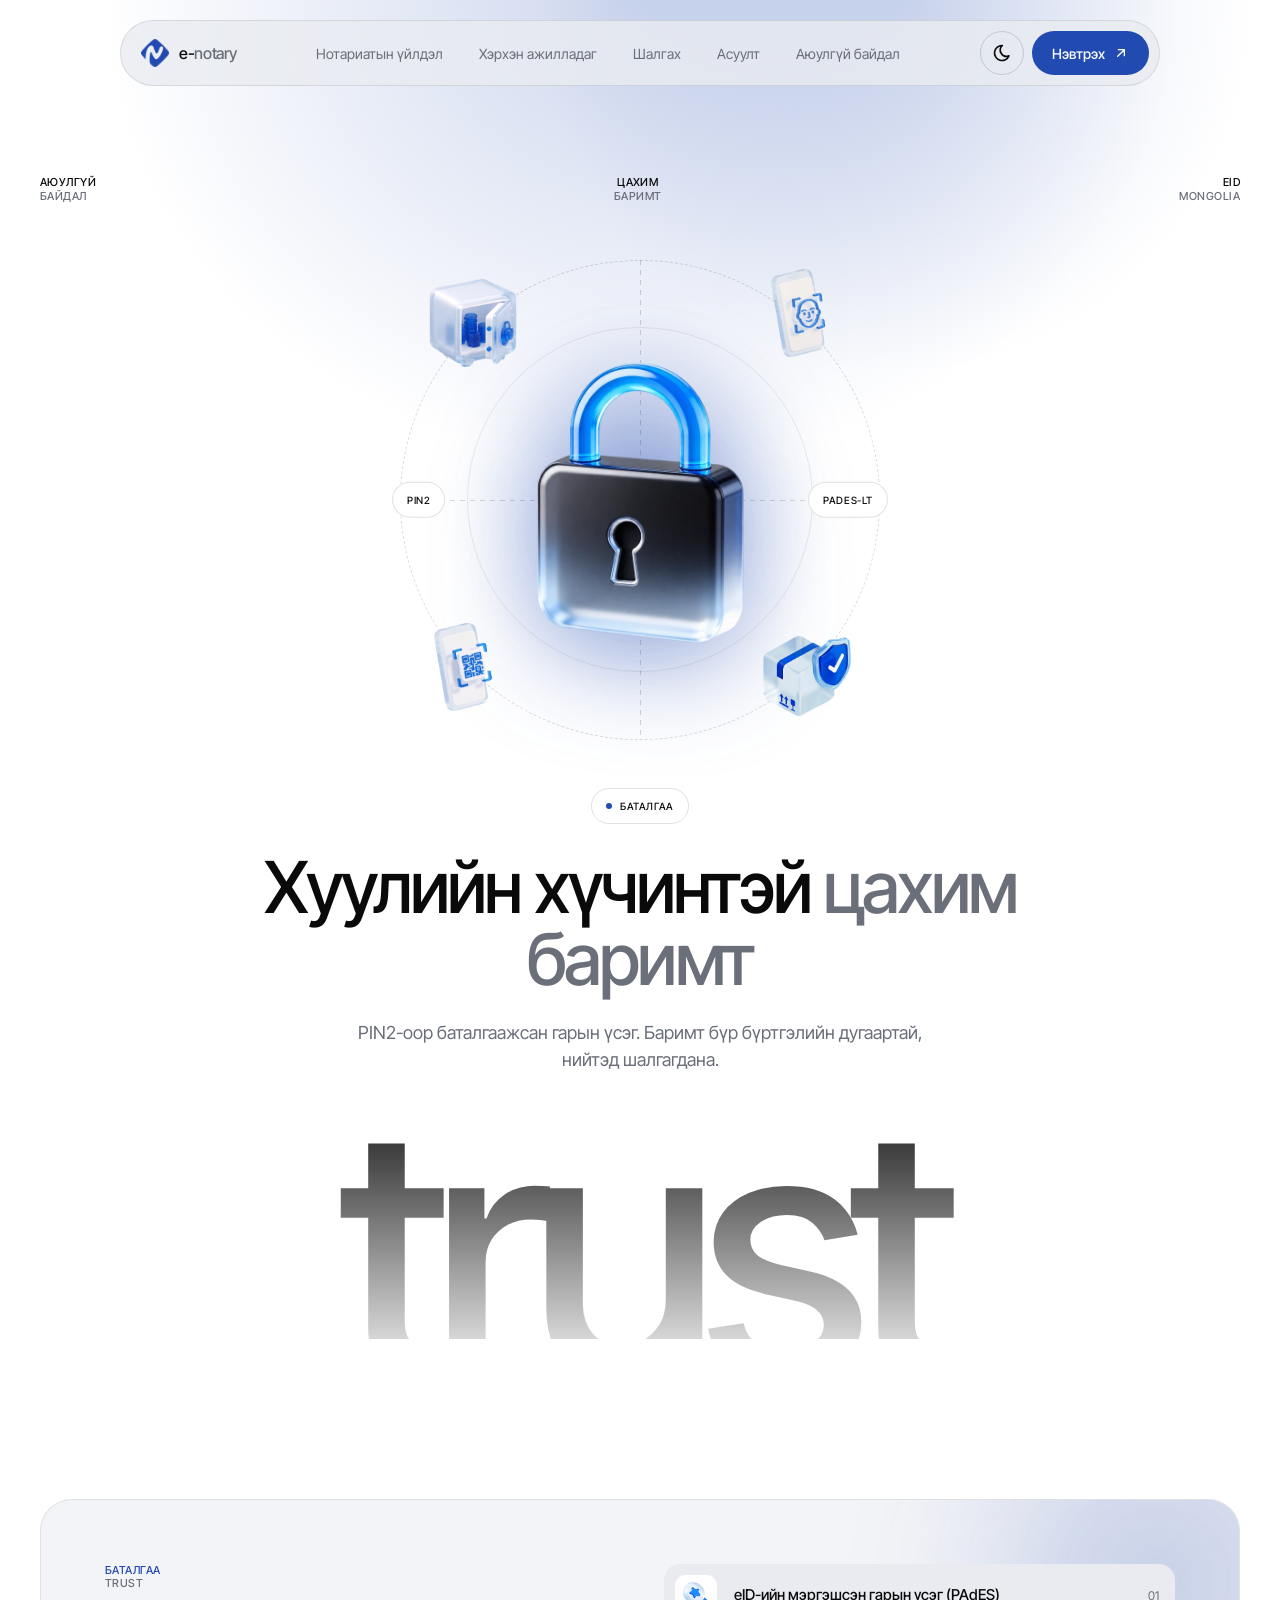
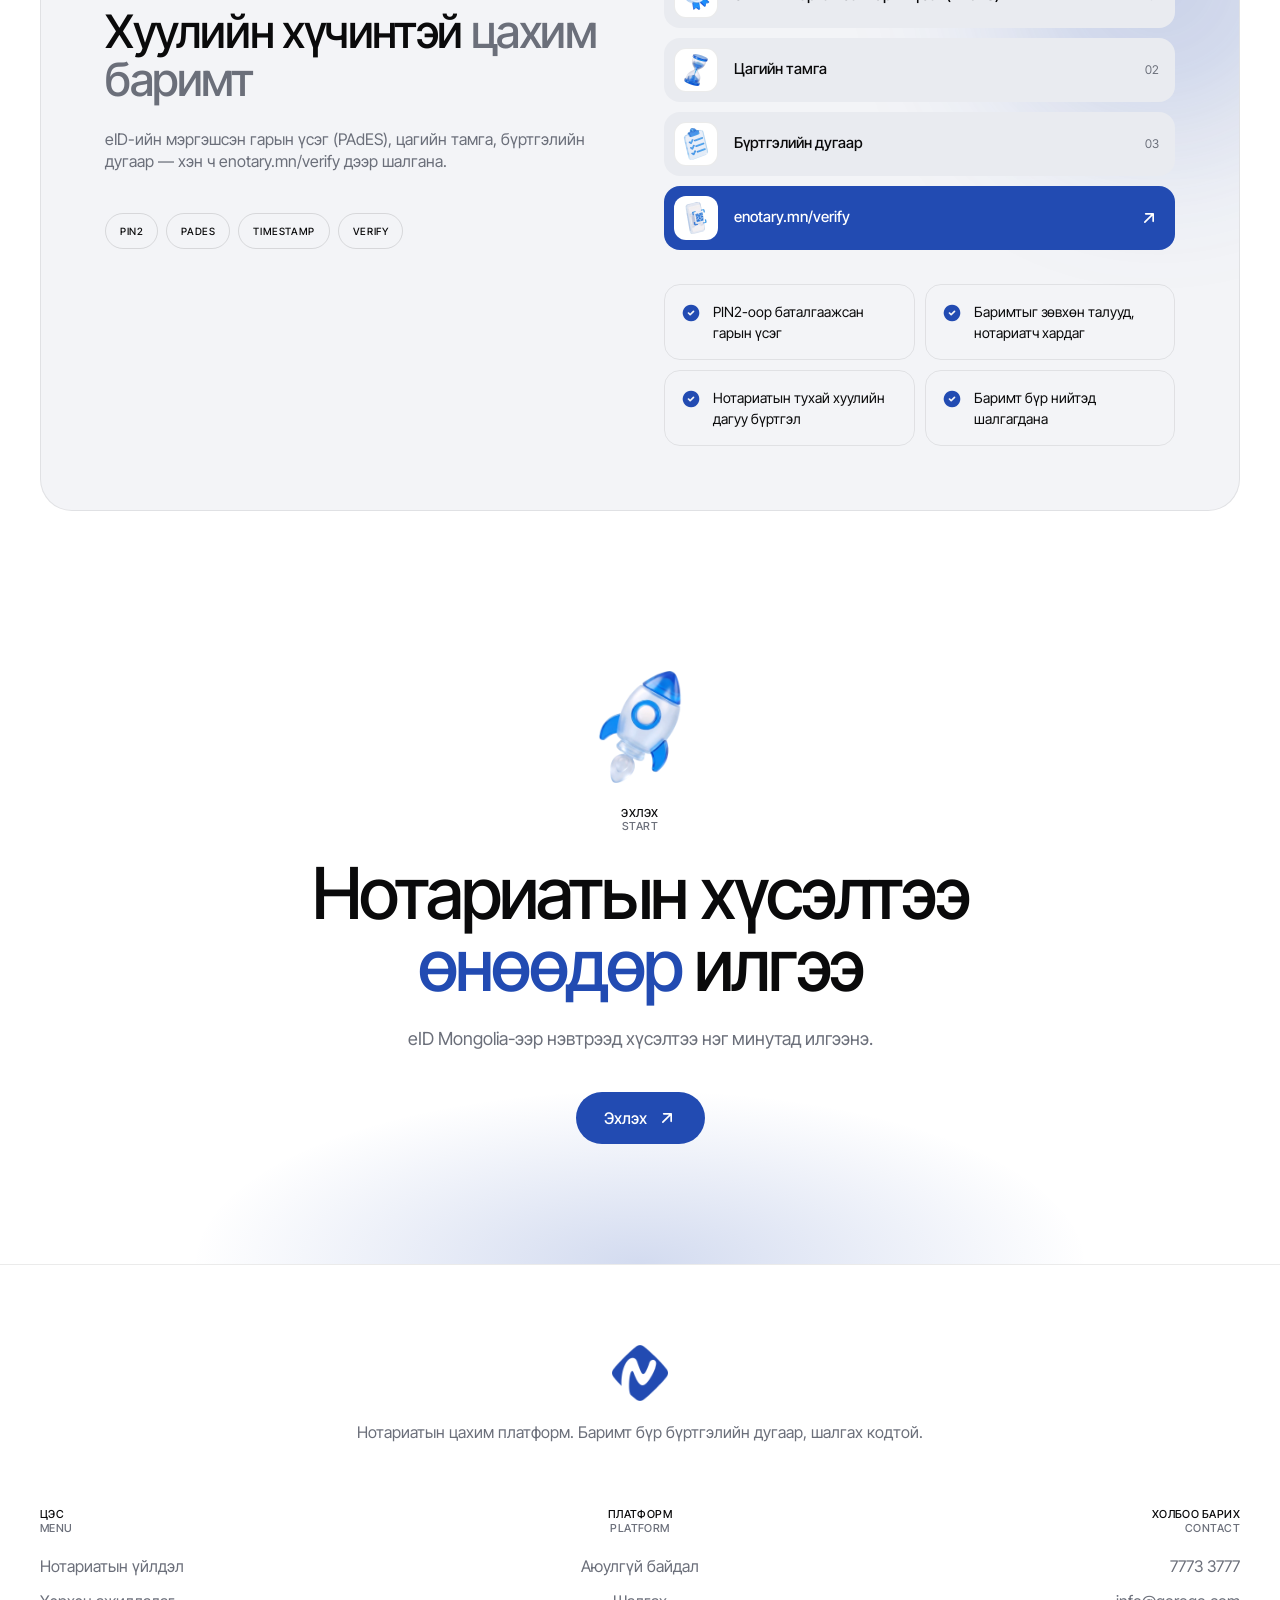
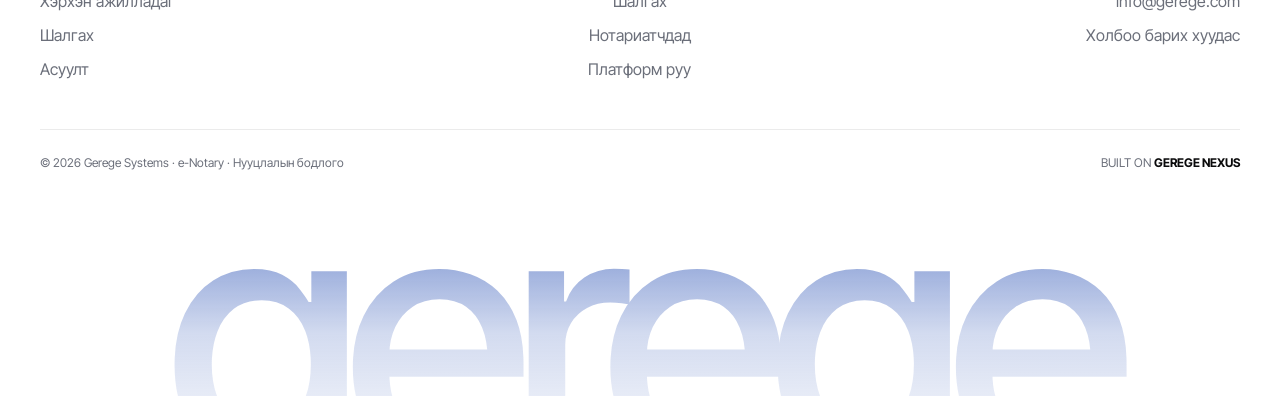
<file: trust/index.html>
<!DOCTYPE html>
<html lang="mn" data-site="notary">

<head>
    <title>Аюулгүй байдал | e-Notary — Нотариатын цахим платформ. Баримт бүр бүртгэлийн дугаар, шалгах кодтой</title>

<!-- Meta Tags -->
<meta charset="utf-8">
<meta name="viewport" content="width=device-width, initial-scale=1">
<meta name="title" content="e-Notary — Нотариатын цахим платформ. Баримт бүр бүртгэлийн дугаар, шалгах кодтой">
<meta name="description" content="e-Notary — нотариатын үйлчилгээг цахимаар авах платформ. eID-ээр нэвтэрч хүсэлтээ илгээн, баримтаа хавсаргаад нотариатчийн бэлтгэсэн баримтад утсаараа гарын үсэг зурна.">
<meta name="keywords" content="цахим нотариат, e-Notary, нотариатын үйлчилгээ, eID Mongolia, PAdES, итгэмжлэл, гэрчлэлт">
<meta name="author" content="Gerege Systems">
<meta name="robots" content="index, follow">

<!-- Favicon -->
<link rel="shortcut icon" href="/images/notary-logo.png">

    <!-- Theme: saved choice, else system preference (runs before paint) -->
<script>
    (function () {
        var t;
        try { t = localStorage.getItem('theme'); } catch (e) {}
        if (t !== 'light' && t !== 'dark') {
            t = window.matchMedia('(prefers-color-scheme: dark)').matches ? 'dark' : 'light';
        }
        document.documentElement.setAttribute('data-theme', t);
    })();
</script>

<!-- Google Font Link (https://fonts.google.com/) -->
<link rel="preconnect" href="https://fonts.googleapis.com">
<link rel="preconnect" href="https://fonts.gstatic.com" crossorigin>
<link href="https://fonts.googleapis.com/css2?family=Inter+Tight:wght@300;400;500;700&display=swap" rel="stylesheet">

  <script type="module" crossorigin src="/assets/app-CuW0TYa5.js"></script>
  <link rel="stylesheet" crossorigin href="/assets/app-B3whq7SZ.css">
</head>

<body>

    <!-- Navbar -->
<header class="fixed top-0 inset-x-0 z-140 md:pt-5 pt-3 px-4">
    <div class="max-w-260 mx-auto">
        <div class="flex items-center justify-between gap-4 py-2.5 ps-5 pe-2.5 rounded-full border border-fg/10 bg-surface-2/80 backdrop-blur-xl">
            <a href="/" class="flex items-center gap-2.5 shrink-0">
                    <span role="img" aria-label="e-Notary" class="logo-tint h-7" style="--logo: url('/images/notary-logo.png')"></span>
                <span class="text-base font-medium tracking-[-0.02em] text-fg">e-<span class="text-muted">notary</span></span>
            </a>

            <nav id="navbar" class="hidden lg:flex items-center gap-1">
                                    <a href="/#services" class="py-2 px-4 rounded-full text-sm text-muted transition-colors hover:text-fg">Нотариатын үйлдэл</a>
                                    <a href="/#how" class="py-2 px-4 rounded-full text-sm text-muted transition-colors hover:text-fg">Хэрхэн ажилладаг</a>
                                    <a href="/#verify" class="py-2 px-4 rounded-full text-sm text-muted transition-colors hover:text-fg">Шалгах</a>
                                    <a href="/#faq" class="py-2 px-4 rounded-full text-sm text-muted transition-colors hover:text-fg">Асуулт</a>
                                    <a href="/trust" class="py-2 px-4 rounded-full text-sm text-muted transition-colors hover:text-fg">Аюулгүй байдал</a>
                            </nav>

            <div class="flex items-center gap-2">
                <button type="button" data-theme-toggle aria-label="Light / dark горим солих" class="inline-flex size-11 items-center justify-center rounded-full border border-fg/15 text-fg transition-colors hover:bg-fg/5">
                    <i class="iconify tabler--moon size-5 theme-icon-dark"></i>
                    <i class="iconify tabler--sun size-5 theme-icon-light"></i>
                </button>

                <a href="https://enotary.mn/apps" class="md:inline-flex hidden items-center gap-2 h-11 px-5 rounded-full bg-accent text-on-accent text-sm font-medium">
                    Нэвтрэх <i class="iconify tabler--arrow-up-right size-4"></i>
                </a>

                <button type="button" aria-haspopup="dialog" aria-expanded="false" aria-controls="mobile-menu" data-hs-overlay="#mobile-menu" class="lg:hidden inline-flex size-11 items-center justify-center rounded-full border border-fg/15 text-fg">
                    <i class="iconify tabler--menu-2 size-5"></i>
                </button>
            </div>
        </div>
    </div>

    <div id="mobile-menu" class="hs-overlay hs-overlay-open:translate-y-0 hs-overlay-open:opacity-100 opacity-0 hs-overlay-open:top-auto [--body-scroll:true] fixed inset-x-0 top-0 z-140 -translate-y-full transform transition-all duration-300 lg:hidden px-4" role="dialog" tabindex="-1" aria-labelledby="mobile-menu-label">
        <div class="max-w-260 mx-auto mt-2 p-2 rounded-3xl border border-fg/10 bg-surface-2">
            <div class="flex flex-col">
                                    <a href="/#services" class="py-3.5 px-4 rounded-2xl text-fg hover:bg-fg/5">Нотариатын үйлдэл</a>
                                    <a href="/#how" class="py-3.5 px-4 rounded-2xl text-fg hover:bg-fg/5">Хэрхэн ажилладаг</a>
                                    <a href="/#verify" class="py-3.5 px-4 rounded-2xl text-fg hover:bg-fg/5">Шалгах</a>
                                    <a href="/#faq" class="py-3.5 px-4 rounded-2xl text-fg hover:bg-fg/5">Асуулт</a>
                                    <a href="/trust" class="py-3.5 px-4 rounded-2xl text-fg hover:bg-fg/5">Аюулгүй байдал</a>
                                <a href="https://enotary.mn/apps" class="mt-2 h-13 inline-flex items-center justify-center rounded-2xl bg-accent text-on-accent font-medium">Нэвтрэх</a>
            </div>
        </div>
    </div>
</header>

        <!-- Hero Section -->
    <section class="relative overflow-hidden lg:pt-44 pt-32">
        <div class="absolute inset-0 glow-top -z-1"></div>

        <div class="container">
            <div class="hidden md:flex justify-between mb-14">
                <div class="label">Аюулгүй<span>байдал</span></div>
                <div class="label text-center">Цахим<span>баримт</span></div>
                <div class="label text-end">eID<span>Mongolia</span></div>
            </div>

            <!-- Lock stage -->
            <div class="relative mx-auto mb-12 size-[min(86vw,480px)]" aria-hidden="true" data-aos="zoom-in">
                <div class="absolute inset-[18%] rounded-full glow-accent blur-2xl"></div>
                <div class="absolute inset-0 rounded-full border border-dashed border-fg/15 spin-slow"></div>
                <div class="absolute inset-[14%] rounded-full border border-fg/8"></div>
                <div class="absolute inset-x-0 top-1/2 h-px dashed-h"></div>
                <div class="absolute inset-y-0 start-1/2 w-px dashed-v"></div>

                <img src="/images/home/lock-hero.webp" alt="" class="absolute inset-[12%] size-[76%] object-contain float hero-icon-shadow">

                <img src="/images/icons3d-white/safe.webp" alt="" class="absolute top-[4%] start-[6%] md:size-22 size-16 float [animation-delay:-1.5s]">
                <img src="/images/icons3d-white/phone-face-id.webp" alt="" class="absolute top-[2%] end-[8%] md:size-22 size-16 float [animation-delay:-3s]">
                <img src="/images/icons3d-white/phone-qr.webp" alt="" class="absolute bottom-[6%] start-[4%] md:size-22 size-16 float [animation-delay:-4.5s]">
                <img src="/images/icons3d-white/safe-package.webp" alt="" class="absolute bottom-[4%] end-[6%] md:size-22 size-16 float [animation-delay:-2s]">

                <span class="pill absolute top-1/2 -translate-y-1/2 -start-2 bg-bg">PIN2</span>
                <span class="pill absolute top-1/2 -translate-y-1/2 -end-2 bg-bg">PAdES-LT</span>
            </div>

            <div class="text-center" data-aos="fade-up">
                <div class="flex flex-wrap justify-center gap-2 mb-7">
                    <span class="pill"><span class="size-1.5 rounded-full bg-accent"></span> Баталгаа</span>
                </div>

                <h1 class="display max-w-4xl mx-auto mb-6">Хуулийн хүчинтэй <span class="text-muted">цахим баримт</span></h1>

                <p class="text-muted md:text-lg max-w-xl mx-auto">PIN2-оор баталгаажсан гарын үсэг. Баримт бүр бүртгэлийн дугаартай, нийтэд шалгагдана.</p>
            </div>
        </div>

        <div class="relative mt-10 -mb-[4vw] text-center pointer-events-none" aria-hidden="true">
            <div class="wordmark bg-linear-to-b from-fg/90 to-fg/0 bg-clip-text text-transparent">trust</div>
        </div>
    </section>

    <section id="trust" class="lg:py-40 py-24 scroll-mt-24">
    <div class="container">
        <div class="relative overflow-hidden rounded-[32px] bg-surface border border-fg/8 lg:p-16 md:p-10 p-7">
            <div class="absolute -top-40 -end-40 size-120 rounded-full glow-accent blur-3xl opacity-60 pointer-events-none"></div>

            <div class="relative grid lg:grid-cols-12 gap-12">
                <div class="lg:col-span-6">
                    <div class="label text-accent mb-4">Баталгаа<span>trust</span></div>
                    <h2 class="h2 mb-6">Хуулийн хүчинтэй <span class="text-muted">цахим баримт</span></h2>
                    <p class="text-muted mb-10 max-w-lg">eID-ийн мэргэшсэн гарын үсэг (PAdES), цагийн тамга, бүртгэлийн дугаар — хэн ч enotary.mn/verify дээр шалгана.</p>

                    <div class="flex flex-wrap gap-2">
                                                    <span class="pill">PIN2</span>
                                                    <span class="pill">PAdES</span>
                                                    <span class="pill">Timestamp</span>
                                                    <span class="pill">Verify</span>
                                            </div>
                </div>

                <div class="lg:col-span-6 flex flex-col gap-2.5">
                                            <div class="flex items-center gap-4 h-16 ps-2.5 pe-4 rounded-2xl bg-surface-2" data-aos="fade-up" data-aos-delay="0">
                            <span class="size-11 shrink-0 inline-flex items-center justify-center rounded-xl bg-bg border border-fg/8">
                                <img src="/images/icons3d/badge-glass.webp" alt="" class="size-8 object-contain" loading="lazy">
                            </span>
                            <span class="flex-1 text-[15px] font-medium">eID-ийн мэргэшсэн гарын үсэг (PAdES)</span>
                            <span class="text-xs text-muted">01</span>
                        </div>
                                            <div class="flex items-center gap-4 h-16 ps-2.5 pe-4 rounded-2xl bg-surface-2" data-aos="fade-up" data-aos-delay="80">
                            <span class="size-11 shrink-0 inline-flex items-center justify-center rounded-xl bg-bg border border-fg/8">
                                <img src="/images/icons3d-white/hourglass.webp" alt="" class="size-8 object-contain" loading="lazy">
                            </span>
                            <span class="flex-1 text-[15px] font-medium">Цагийн тамга</span>
                            <span class="text-xs text-muted">02</span>
                        </div>
                                            <div class="flex items-center gap-4 h-16 ps-2.5 pe-4 rounded-2xl bg-surface-2" data-aos="fade-up" data-aos-delay="160">
                            <span class="size-11 shrink-0 inline-flex items-center justify-center rounded-xl bg-bg border border-fg/8">
                                <img src="/images/icons3d-white/checklist.webp" alt="" class="size-8 object-contain" loading="lazy">
                            </span>
                            <span class="flex-1 text-[15px] font-medium">Бүртгэлийн дугаар</span>
                            <span class="text-xs text-muted">03</span>
                        </div>
                                                            <a href="https://enotary.mn/verify" target="_blank" class="group flex items-center gap-4 h-16 ps-2.5 pe-4 rounded-2xl bg-accent text-on-accent" data-aos="fade-up" data-aos-delay="240">
                        <span class="size-11 shrink-0 inline-flex items-center justify-center rounded-xl bg-bg">
                            <img src="/images/icons3d-white/phone-qr.webp" alt="" class="size-8 object-contain" loading="lazy">
                        </span>
                        <span class="flex-1 text-[15px] font-medium">enotary.mn/verify</span>
                                                    <i class="iconify tabler--arrow-up-right size-5 transition-transform group-hover:rotate-45"></i>
                                            </a>

                    <div class="grid sm:grid-cols-2 gap-2.5 mt-6">
                                                    <div class="flex items-start gap-3 p-4 rounded-2xl border border-fg/8">
                                <i class="iconify tabler--circle-check-filled size-5 text-accent shrink-0 mt-0.5"></i>
                                <p class="text-sm">PIN2-оор баталгаажсан гарын үсэг</p>
                            </div>
                                                    <div class="flex items-start gap-3 p-4 rounded-2xl border border-fg/8">
                                <i class="iconify tabler--circle-check-filled size-5 text-accent shrink-0 mt-0.5"></i>
                                <p class="text-sm">Баримтыг зөвхөн талууд, нотариатч хардаг</p>
                            </div>
                                                    <div class="flex items-start gap-3 p-4 rounded-2xl border border-fg/8">
                                <i class="iconify tabler--circle-check-filled size-5 text-accent shrink-0 mt-0.5"></i>
                                <p class="text-sm">Нотариатын тухай хуулийн дагуу бүртгэл</p>
                            </div>
                                                    <div class="flex items-start gap-3 p-4 rounded-2xl border border-fg/8">
                                <i class="iconify tabler--circle-check-filled size-5 text-accent shrink-0 mt-0.5"></i>
                                <p class="text-sm">Баримт бүр нийтэд шалгагдана</p>
                            </div>
                                            </div>
                </div>
            </div>
        </div>
    </div>
</section>

    <section class="relative lg:pb-30 pb-20 overflow-hidden">
    <div class="absolute inset-x-0 bottom-0 h-[70%] -z-1" style="background: radial-gradient(50% 60% at 50% 100%, color-mix(in srgb, var(--accent) 20%, transparent), transparent 70%)"></div>

    <div class="container text-center">
        <img src="/images/icons3d-white/rocket.webp" alt="" class="size-28 mx-auto mb-6" loading="lazy">
        <div class="label mb-6">Эхлэх<span>start</span></div>
        <h2 class="display max-w-4xl mx-auto mb-6">Нотариатын хүсэлтээ <span class="text-accent">өнөөдөр</span> илгээ</h2>
        <p class="text-muted md:text-lg mb-10">eID Mongolia-ээр нэвтрээд хүсэлтээ нэг минутад илгээнэ.</p>

        <a href="https://enotary.mn/apps" class="btn-accent">Эхлэх <i class="iconify tabler--arrow-up-right size-5"></i></a>
    </div>
</section>

    <!-- Footer -->
<footer id="footer" class="relative overflow-hidden border-t border-fg/8 pt-20">
    <div class="container">
        <div class="flex flex-col items-center text-center mb-16">
                <span role="img" aria-label="e-Notary" class="logo-tint h-14 mb-5" style="--logo: url('/images/notary-logo.png')"></span>
            <p class="text-muted">Нотариатын цахим платформ. Баримт бүр бүртгэлийн дугаар, шалгах кодтой.</p>
        </div>

        <div class="grid md:grid-cols-3 gap-10 pb-12 border-b border-fg/8">
            <div>
                <div class="label mb-5">Цэс<span>menu</span></div>
                <div class="space-y-3 *:block *:text-muted *:hover:text-fg *:transition-colors">
                                                                        <a href="/#services">Нотариатын үйлдэл</a>
                                                                                                <a href="/#how">Хэрхэн ажилладаг</a>
                                                                                                <a href="/#verify">Шалгах</a>
                                                                                                <a href="/#faq">Асуулт</a>
                                                                                                        </div>
            </div>

            <div class="md:text-center">
                <div class="label mb-5">Платформ<span>platform</span></div>
                <div class="space-y-3 *:block *:text-muted *:hover:text-fg *:transition-colors">
                    <a href="/trust">Аюулгүй байдал</a>
                                            <a href="https://enotary.mn/verify" target="_blank">Шалгах</a>
                                        <a href="https://enotary.mn/notary/requests">Нотариатчдад</a>
                    <a href="https://enotary.mn/apps">Платформ руу</a>
                </div>
            </div>

            <div class="md:text-end">
                <div class="label mb-5">Холбоо барих<span>contact</span></div>
                <div class="space-y-3 *:block *:text-muted *:hover:text-fg *:transition-colors">
                    <a href="tel:77733777">7773 3777</a>
                    <a href="mailto:info@gerege.com">info@gerege.com</a>
                    <a href="https://enotary.mn/contact">Холбоо барих хуудас</a>
                </div>
            </div>
        </div>

        <div class="flex md:flex-row flex-col justify-between gap-2 py-6 text-xs text-muted">
            <div>© 2026 Gerege Systems · e-Notary · <a href="https://enotary.mn/privacy" class="hover:text-fg">Нууцлалын бодлого</a></div>
            <div><span>BUILT ON</span> <span class="text-fg font-bold">GEREGE NEXUS</span></div>
        </div>
    </div>

    <div class="text-center -mb-[6vw] pointer-events-none" aria-hidden="true">
        <div class="wordmark bg-linear-to-b from-accent/70 via-accent/20 to-transparent bg-clip-text text-transparent">gerege</div>
    </div>
</footer>

</body>

</html>
</file>
